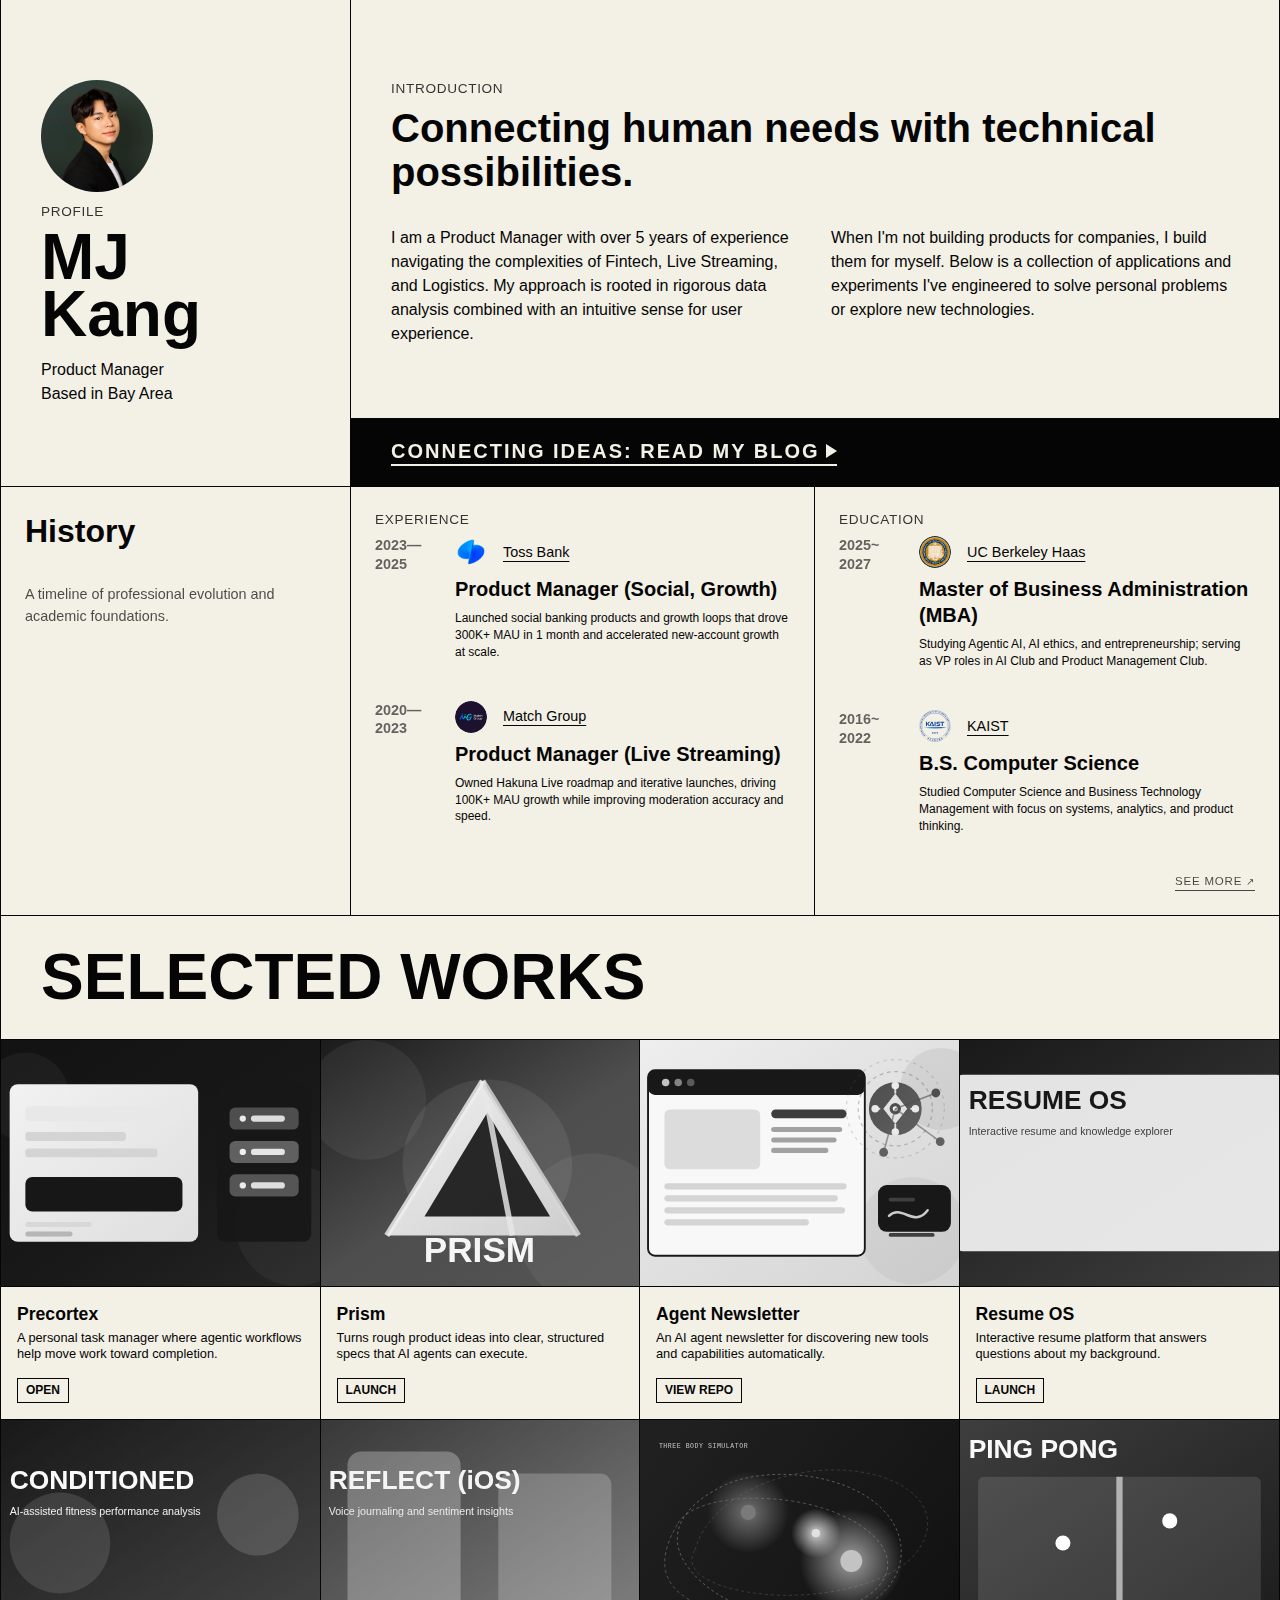
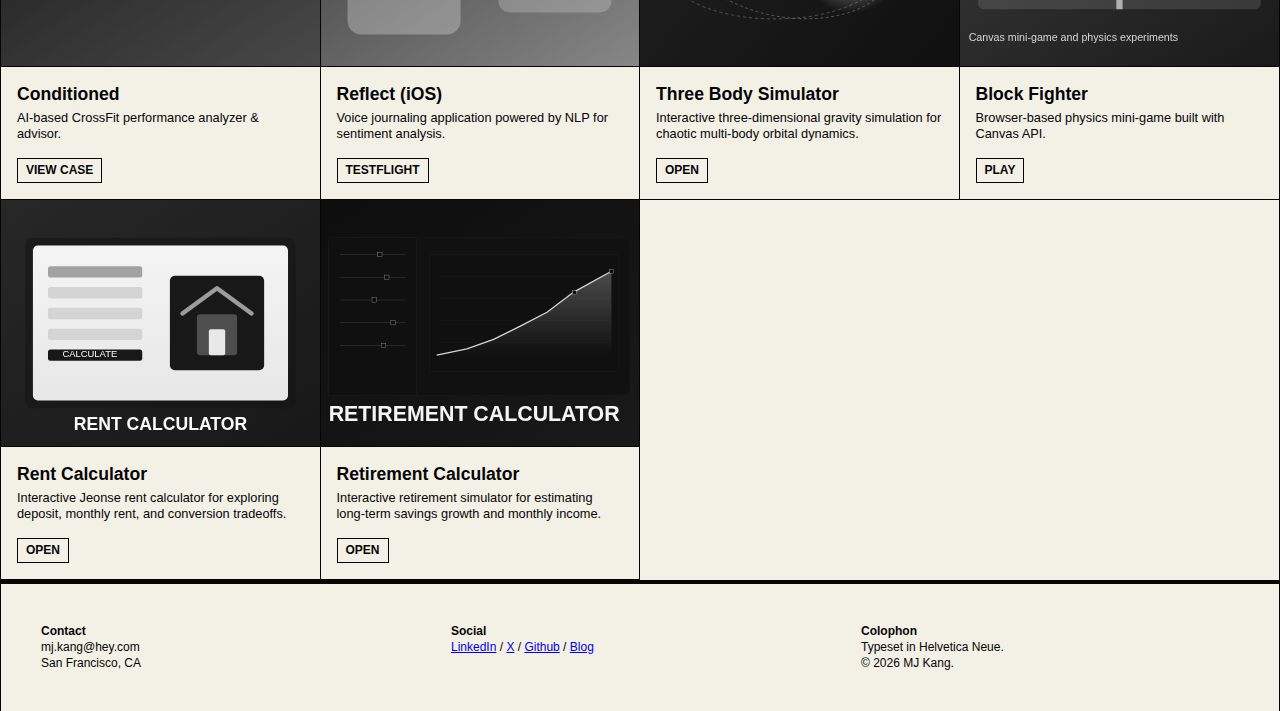
<file: index.html>
<!DOCTYPE html>
<html lang="en">
    <head>
        <meta charset="UTF-8" />
        <link rel="apple-touch-icon" sizes="57x57" href="images/logo/apple-icon-57x57.png">
        <link rel="apple-touch-icon" sizes="60x60" href="images/logo/apple-icon-60x60.png">
        <link rel="apple-touch-icon" sizes="72x72" href="images/logo/apple-icon-72x72.png">
        <link rel="apple-touch-icon" sizes="76x76" href="images/logo/apple-icon-76x76.png">
        <link rel="apple-touch-icon" sizes="114x114" href="images/logo/apple-icon-114x114.png">
        <link rel="apple-touch-icon" sizes="120x120" href="images/logo/apple-icon-120x120.png">
        <link rel="apple-touch-icon" sizes="144x144" href="images/logo/apple-icon-144x144.png">
        <link rel="apple-touch-icon" sizes="152x152" href="images/logo/apple-icon-152x152.png">
        <link rel="apple-touch-icon" sizes="180x180" href="images/logo/apple-icon-180x180.png">
        <link rel="icon" type="image/png" sizes="192x192" href="images/logo/android-icon-192x192.png">
        <link rel="icon" type="image/png" sizes="32x32" href="images/logo/favicon-32x32.png">
        <link rel="icon" type="image/png" sizes="96x96" href="images/logo/favicon-96x96.png">
        <link rel="icon" type="image/png" sizes="16x16" href="images/logo/favicon-16x16.png">
        <link rel="manifest" href="images/logo/manifest.json">
        <meta name="msapplication-TileColor" content="#ffffff">
        <meta name="msapplication-TileImage" content="images/logo/ms-icon-144x144.png">
        <meta name="theme-color" content="#ffffff">
        <meta
            name="viewport"
            content="width=device-width, initial-scale=1.0"
           
        />
        <title>MJ Kang | Product Manager</title>
        <style>
            :root {
                --bg-color: #f3f0e6;
                --ink-color: #050505;
                --border-width: 1px;
                --border-color: #050505;
                --font-main: "Helvetica Neue", Helvetica, Arial, sans-serif;
                --spacing-unit: 24px;
            }

            * {
                box-sizing: border-box;
                margin: 0;
                padding: 0;
            }

            body {
                background-color: var(--bg-color);
                color: var(--ink-color);
                font-family: var(--font-main);
                -webkit-font-smoothing: antialiased;
                overflow-x: hidden;
                line-height: 1.3;
            }

            .skip-link {
                position: absolute;
                left: 16px;
                top: 16px;
                padding: 10px 14px;
                background: var(--ink-color);
                color: var(--bg-color);
                text-decoration: none;
                transform: translateY(-160%);
                transition: transform 0.18s ease;
                z-index: 100;
            }

            .skip-link:focus {
                transform: translateY(0);
            }

            .page-container {
                max-width: 1400px;
                margin: 0 auto;
                border-left: var(--border-width) solid var(--border-color);
                border-right: var(--border-width) solid var(--border-color);
                min-height: 100vh;
                display: flex;
                flex-direction: column;
            }

            .grid-row {
                display: grid;
                grid-template-columns: 350px 1fr;
                border-bottom: var(--border-width) solid var(--border-color);
            }

            .grid-cell {
                padding: var(--spacing-unit);
                position: relative;
            }

            .border-right {
                border-right: var(--border-width) solid var(--border-color);
            }

            .header-content {
                padding: 80px 40px;
            }
            .intro-panel {
                display: flex;
                flex-direction: column;
                padding-bottom: 0;
            }
            .intro-panel .cta-banner {
                margin-top: auto;
                margin-left: -40px;
                margin-right: -40px;
                width: calc(100% + 80px);
                border-bottom: none;
            }

            .profile-identity {
                display: flex;
                align-items: flex-start;
                gap: 1rem;
            }

            .profile-copy {
                min-width: 0;
            }

            .profile-badge {
                width: 112px;
                height: 112px;
                border-radius: 50%;
                border: none;
                overflow: hidden;
                position: relative;
                margin: 0 0 0.7rem;
                flex-shrink: 0;
                background: radial-gradient(
                    circle at 30% 25%,
                    #f3f4f6 0%,
                    #d1d5db 45%,
                    #9ca3af 100%
                );
            }

            .profile-fallback {
                position: absolute;
                inset: 0;
                display: flex;
                align-items: center;
                justify-content: center;
                font-size: 1.65rem;
                font-weight: 700;
                letter-spacing: 0.08em;
                color: rgba(17, 24, 39, 0.82);
                text-transform: uppercase;
            }

            .profile-photo {
                width: 100%;
                height: 100%;
                object-fit: cover;
                display: block;
                position: relative;
                z-index: 1;
                filter: saturate(1.08) contrast(1.03);
            }

            .display-text.profile-name {
                font-size: 4rem;
                line-height: 0.9;
                margin-bottom: 0;
            }

            .profile-subtitle {
                margin: 0.85rem 0 0;
            }

            .display-text {
                font-size: 5rem;
                line-height: 0.9;
                margin-bottom: 2rem;
                font-weight: 700;
            }

            .meta-label {
                font-size: 0.85rem;
                text-transform: uppercase;
                letter-spacing: 0.05em;
                margin-bottom: 0.5rem;
                display: block;
                opacity: 0.8;
            }
            .meta-action-link {
                font-size: 0.72rem;
                text-transform: uppercase;
                letter-spacing: 0.07em;
                text-decoration: none;
                color: inherit;
                opacity: 0.72;
                border-bottom: 1px solid currentColor;
                padding-bottom: 1px;
                transition: opacity 0.2s ease, transform 0.2s ease;
                white-space: nowrap;
            }
            .meta-action-link::after {
                content: " \2197";
                font-size: 0.86em;
            }
            .meta-action-link:hover,
            .meta-action-link:focus-visible {
                opacity: 1;
                transform: translateX(2px);
            }

            .body-text {
                font-size: 1rem;
                line-height: 1.5;
                max-width: 60ch;
            }

            .intro-heading {
                font-size: 2.5rem;
                margin-bottom: 2rem;
                line-height: 1.1;
                font-weight: 700;
            }

            .intro-columns {
                display: grid;
                grid-template-columns: 1fr 1fr;
                gap: 2rem;
            }

            .history-title {
                font-size: 2rem;
                margin-bottom: 2rem;
            }

            .history-copy {
                font-size: 0.9rem;
                opacity: 0.7;
            }

            .history-columns {
                display: grid;
                grid-template-columns: 1fr 1fr;
                padding: 0;
            }

            .works-header {
                border-bottom: var(--border-width) solid var(--border-color);
                padding: 20px 40px;
            }

            .works-title {
                font-size: 4rem;
                text-transform: uppercase;
                font-weight: 700;
            }

            .cta-banner {
                width: 100%;
                background-color: var(--ink-color);
                color: var(--bg-color);
                padding: 20px 40px;
                border-bottom: var(--border-width) solid var(--border-color);
                display: flex;
                justify-content: space-between;
                align-items: center;
                text-decoration: none;
                transform: translateY(0) scale(1);
                transition:
                    background-color 0.24s ease,
                    color 0.24s ease,
                    transform 0.24s ease,
                    box-shadow 0.24s ease;
                will-change: transform;
            }

            .cta-banner:hover,
            .cta-banner:focus-visible {
                transform: translateY(-1px) scale(1.01);
                box-shadow: inset 0 0 0 1px var(--ink-color);
            }

            .cta-banner:focus-visible {
                outline: 2px solid var(--ink-color);
                outline-offset: 2px;
            }

            .cta-text {
                font-size: 1.25rem;
                font-weight: 700;
                text-transform: uppercase;
                letter-spacing: 0.1em;
            }

            .cta-text--primary {
                display: inline-flex;
                align-items: center;
                gap: 0.4rem;
                position: relative;
                padding-bottom: 0.1em;
            }

            .cta-text--primary::after {
                content: "";
                position: absolute;
                left: 0;
                bottom: 0;
                width: 100%;
                height: 2px;
                background: currentColor;
                transform: scaleX(1);
                transform-origin: left center;
                transition: transform 0.22s ease;
            }

            .cta-triangle {
                width: 0;
                height: 0;
                border-top: 0.35em solid transparent;
                border-bottom: 0.35em solid transparent;
                border-left: 0.55em solid currentColor;
                display: inline-block;
                animation: cta-triangle-slide 1.1s ease-in-out infinite alternate;
                transform: translateX(0);
                will-change: transform;
            }

            .cta-banner:hover .cta-triangle,
            .cta-banner:focus-visible .cta-triangle {
                animation-duration: 0.6s;
            }

            @keyframes cta-triangle-slide {
                0% {
                    transform: translateX(-4px);
                }
                100% {
                    transform: translateX(4px);
                }
            }

            @media (prefers-reduced-motion: reduce) {
                .cta-banner,
                .cta-text--primary::after,
                .project-card,
                .project-image,
                .project-link {
                    transition: none;
                }

                .cta-banner:hover,
                .cta-banner:focus-visible,
                .project-card:hover,
                .project-card:focus-visible {
                    transform: none;
                }

                .cta-triangle {
                    animation: none;
                    transform: none;
                }
            }

            .timeline-item {
                display: grid;
                grid-template-columns: 80px 1fr;
                margin-bottom: 2.5rem;
                align-items: flex-start;
            }
            .timeline-item--cta {
                grid-template-columns: 1fr;
                margin-bottom: 0;
            }
            .timeline-item--cta .timeline-date {
                display: none;
            }
            .timeline-item--cta > div:last-child {
                display: flex;
                justify-content: flex-end;
            }

            .timeline-date {
                font-weight: 700;
                font-size: 0.9rem;
                opacity: 0.6;
            }

            .company-block {
                display: flex;
                align-items: center;
                gap: 1rem;
                margin-bottom: 0.5rem;
            }

            .company-logo-frame {
                width: 32px;
                height: 32px;
                border: 1px solid var(--ink-color);
                border-radius: 50%;
                display: flex;
                align-items: center;
                justify-content: center;
                font-size: 10px;
                font-weight: bold;
                background: #fff;
                flex-shrink: 0;
            }
            .company-logo-frame.is-logo {
                border: none;
                overflow: hidden;
                background: transparent;
            }
            .company-logo {
                width: 100%;
                height: 100%;
                object-fit: contain;
                display: block;
            }
            .company-logo--cover {
                object-fit: cover;
                border-radius: 50%;
            }

            .role-title {
                font-size: 1.25rem;
                font-weight: 700;
            }

            .company-name {
                font-size: 0.9rem;
                text-decoration: underline;
                text-underline-offset: 4px;
                color: inherit;
            }
            .company-name:visited {
                color: inherit;
            }

            .dense-text {
                font-size: 0.75rem;
                line-height: 1.4;
                margin-top: 0.5rem;
            }

            .projects-wrapper {
                display: grid;
                grid-template-columns: repeat(4, 1fr);
            }

            .project-card {
                border-right: var(--border-width) solid var(--border-color);
                border-bottom: var(--border-width) solid var(--border-color);
                display: flex;
                flex-direction: column;
                height: 380px;
                position: relative;
                background-color: var(--bg-color);
                color: inherit;
                text-decoration: none;
                cursor: pointer;
                transition:
                    background-color 0.22s ease,
                    transform 0.22s ease,
                    box-shadow 0.22s ease;
            }

            .project-card:nth-child(4n) {
                border-right: none;
            }
            .project-card:visited {
                color: inherit;
            }
            .project-card:hover,
            .project-card:focus-visible {
                background-color: #ddcb9a;
                transform: translateY(-2px);
                box-shadow: inset 0 0 0 1px var(--ink-color);
            }
            .project-card:focus-visible {
                outline: 2px solid var(--ink-color);
                outline-offset: -2px;
                z-index: 1;
            }
            .project-image {
                width: 100%;
                height: 65%;
                background-color: #ddd;
                filter: grayscale(100%);
                object-fit: cover;
                border-bottom: 1px solid var(--ink-color);
                transition: filter 0.22s ease;
            }
            .project-card:hover .project-image,
            .project-card:focus-visible .project-image {
                filter: grayscale(0%);
            }
            .project-info {
                padding: 1rem;
                flex-grow: 1;
                display: flex;
                flex-direction: column;
            }
            .project-title {
                font-weight: 700;
                font-size: 1.1rem;
                margin-bottom: 0.25rem;
            }
            .project-desc {
                font-size: 0.8rem;
                line-height: 1.3;
            }
            .project-link {
                font-size: 0.75rem;
                text-transform: uppercase;
                font-weight: 700;
                margin-top: auto;
                display: inline-block;
                text-decoration: none;
                color: var(--ink-color);
                border: 1px solid var(--ink-color);
                padding: 4px 8px;
                width: fit-content;
                transition:
                    background-color 0.22s ease,
                    color 0.22s ease,
                    transform 0.22s ease;
            }
            .project-card:hover .project-link,
            .project-card:focus-visible .project-link {
                background-color: var(--ink-color);
                color: var(--bg-color);
                transform: translateX(3px);
            }

            .footer {
                padding: 40px;
                border-top: 4px solid var(--ink-color);
                margin-top: auto;
            }
            .footer-grid {
                display: grid;
                grid-template-columns: repeat(3, 1fr);
                gap: 2rem;
                font-size: 0.75rem;
            }

            @media (max-width: 1024px) {
                .grid-row {
                    grid-template-columns: 250px 1fr;
                }
                .profile-identity {
                    flex-direction: column;
                    gap: 0.9rem;
                }
                .display-text.profile-name {
                    font-size: clamp(2.8rem, 7vw, 3.6rem);
                }
                .intro-heading {
                    font-size: clamp(2rem, 4.2vw, 2.35rem);
                }
                .works-title {
                    font-size: clamp(2.9rem, 8vw, 3.6rem);
                }
                .projects-wrapper {
                    grid-template-columns: repeat(2, 1fr);
                }
                .project-card:nth-child(4n) {
                    border-right: var(--border-width) solid var(--border-color);
                }
                .project-card:nth-child(2n) {
                    border-right: none;
                }
            }

            @media (max-width: 820px) {
                .grid-row {
                    grid-template-columns: 1fr;
                }
                .border-right {
                    border-right: none;
                }
                .grid-row > .grid-cell.border-right,
                .history-columns > .grid-cell.border-right {
                    border-bottom: var(--border-width) solid var(--border-color);
                }
                .header-content {
                    padding: 48px 28px;
                }
                .intro-panel .cta-banner {
                    margin-left: -28px;
                    margin-right: -28px;
                    width: calc(100% + 56px);
                }
                .intro-columns {
                    grid-template-columns: 1fr;
                    gap: 1.25rem;
                }
                .history-columns {
                    grid-template-columns: 1fr;
                    gap: 0;
                }
                .cta-banner {
                    padding: 16px 24px;
                    align-items: flex-start;
                    flex-direction: column;
                    gap: 0.5rem;
                }
                .cta-text {
                    font-size: 1rem;
                    letter-spacing: 0.06em;
                    white-space: normal;
                    overflow-wrap: anywhere;
                }
                .works-header {
                    padding: 18px 28px;
                }
                .projects-wrapper {
                    grid-template-columns: 1fr;
                }
                .project-card {
                    height: auto;
                    min-height: 360px;
                    border-right: none;
                }
                .project-card:nth-child(2n),
                .project-card:nth-child(4n) {
                    border-right: none;
                }
                .project-image {
                    height: 220px;
                }
                .timeline-item {
                    grid-template-columns: 72px 1fr;
                    margin-bottom: 2rem;
                }
                .footer-grid {
                    grid-template-columns: 1fr;
                    gap: 1.2rem;
                }
            }

            @media (max-width: 480px) {
                .grid-cell {
                    padding: 18px;
                }
                .header-content {
                    padding: 32px 18px;
                }
                .intro-panel .cta-banner {
                    margin-left: -18px;
                    margin-right: -18px;
                    width: calc(100% + 36px);
                }
                .profile-badge {
                    width: 88px;
                    height: 88px;
                }
                .display-text.profile-name {
                    font-size: clamp(2.3rem, 14vw, 3rem);
                }
                .intro-heading {
                    font-size: clamp(1.7rem, 9vw, 2.1rem);
                    margin-bottom: 1.25rem;
                }
                .meta-label {
                    font-size: 0.75rem;
                }
                .meta-action-link {
                    font-size: 0.66rem;
                }
                .timeline-item {
                    grid-template-columns: 64px 1fr;
                    margin-bottom: 1.6rem;
                }
                .timeline-date {
                    font-size: 0.78rem;
                }
                .role-title {
                    font-size: 1rem;
                }
                .company-name {
                    font-size: 0.82rem;
                }
                .dense-text {
                    font-size: 0.72rem;
                    line-height: 1.45;
                }
                .cta-banner {
                    padding: 14px 18px;
                    gap: 0.35rem;
                }
                .cta-text {
                    font-size: 0.9rem;
                }
                .works-header {
                    padding: 14px 18px;
                }
                .works-title {
                    font-size: clamp(1.9rem, 11vw, 2.4rem);
                }
                .project-image {
                    height: 190px;
                }
                .project-link {
                    padding: 7px 10px;
                }
                .footer {
                    padding: 24px 18px;
                }
            }
        </style>
    </head>
    <body>
        <a class="skip-link" href="#main-content">Skip to main content</a>
        <main class="page-container" id="main-content">
            <div class="grid-row">
                <div class="grid-cell border-right header-content">
                    <div class="profile-badge">
                        <span class="profile-fallback" aria-hidden="true">MK</span>
                        <img
                            src="images/profile/mj-profile.jpg"
                            alt="Myeongjin Kang profile photo"
                            class="profile-photo"
                            onerror="this.style.display='none';"
                        />
                    </div>
                    <span class="meta-label">Profile</span>
                    <div class="profile-identity">
                        <div class="profile-copy">
                            <h1 class="display-text profile-name">MJ<br />Kang</h1>
                        </div>
                    </div>
                    <p class="body-text profile-subtitle">
                        Product Manager <br />Based in Bay Area
                    </p>
                </div>
                <div class="grid-cell header-content intro-panel">
                    <span class="meta-label">Introduction</span>
                    <h2 class="intro-heading">
                        Connecting human needs with technical possibilities.
                    </h2>
                    <div class="intro-columns">
                        <p class="body-text">
                            I am a Product Manager with over 5 years of
                            experience navigating the complexities of Fintech,
                            Live Streaming, and Logistics. My approach is rooted
                            in rigorous data analysis combined with an intuitive
                            sense for user experience.
                        </p>
                        <p class="body-text">
                            When I'm not building products for companies, I
                            build them for myself. Below is a collection of
                            applications and experiments I've engineered to
                            solve personal problems or explore new technologies.
                        </p>
                    </div>

                    <a
                        href="https://blog.mj-kang.com/"
                        class="cta-banner"
                        target="_blank"
                        rel="noopener noreferrer"
                    >
                        <span class="cta-text cta-text--primary"
                            >Connecting Ideas: Read My Blog
                            <span class="cta-triangle" aria-hidden="true"></span
                        ></span>
                    </a>
                </div>
            </div>

            <div class="grid-row">
                <div class="grid-cell border-right">
                    <h3 class="history-title">
                        History
                    </h3>
                    <p class="body-text history-copy">
                        A timeline of professional evolution and academic
                        foundations.
                    </p>
                </div>

                <div class="grid-cell history-columns">
                    <div class="grid-cell border-right">
                        <span class="meta-label">Experience</span>

                        <div class="timeline-item">
                            <div class="timeline-date">
                                2023—<br />2025
                            </div>
                            <div>
                                <div class="company-block">
                                    <div class="company-logo-frame is-logo">
                                        <img
                                            class="company-logo"
                                            src="images/logos/viva-republica.png"
                                            alt="Toss Bank logo"
                                        />
                                    </div>
                                    <a
                                        class="company-name"
                                        href="https://www.tossbank.com/"
                                        target="_blank"
                                        rel="noopener noreferrer"
                                    >
                                        Toss Bank
                                    </a>
                                </div>
                                <div class="role-title">
                                    Product Manager (Social, Growth)
                                </div>
                                <p class="dense-text">
                                    Launched social banking products and growth
                                    loops that drove 300K+ MAU in 1 month and
                                    accelerated new-account growth at scale.
                                </p>
                            </div>
                        </div>

                        <div class="timeline-item">
                            <div class="timeline-date">
                                2020—<br />2023
                            </div>
                            <div>
                                <div class="company-block">
                                    <div class="company-logo-frame is-logo">
                                        <img
                                            class="company-logo company-logo--cover"
                                            src="images/logos/match-group.jpg"
                                            alt="Match Group logo"
                                        />
                                    </div>
                                    <a
                                        class="company-name"
                                        href="https://www.matchgroup.com/"
                                        target="_blank"
                                        rel="noopener noreferrer"
                                    >
                                        Match Group
                                    </a>
                                </div>
                                <div class="role-title">
                                    Product Manager (Live Streaming)
                                </div>
                                <p class="dense-text">
                                    Owned Hakuna Live roadmap and iterative
                                    launches, driving 100K+ MAU growth while
                                    improving moderation accuracy and speed.
                                </p>
                            </div>
                        </div>
                    </div>

                    <div class="grid-cell">
                        <span class="meta-label">Education</span>

                        <div class="timeline-item">
                            <div class="timeline-date">
                                2025~<br />2027
                            </div>
                            <div>
                                <div class="company-block">
                                    <div class="company-logo-frame is-logo">
                                        <img
                                            class="company-logo"
                                            src="images/logos/uc-berkeley-seal.svg"
                                            alt="UC Berkeley Haas logo"
                                        />
                                    </div>
                                    <a
                                        class="company-name"
                                        href="https://haas.berkeley.edu/"
                                        target="_blank"
                                        rel="noopener noreferrer"
                                    >
                                        UC Berkeley Haas
                                    </a>
                                </div>
                                <div class="role-title">
                                    Master of Business Administration (MBA)
                                </div>
                                <p class="dense-text">
                                    Studying Agentic AI, AI ethics, and
                                    entrepreneurship; serving as VP roles in AI
                                    Club and Product Management Club.
                                </p>
                            </div>
                        </div>

                        <div class="timeline-item">
                            <div class="timeline-date">
                                2016~<br />2022
                            </div>
                            <div>
                                <div class="company-block">
                                    <div class="company-logo-frame is-logo">
                                        <img
                                            class="company-logo"
                                            src="images/logos/kaist.svg"
                                            alt="KAIST logo"
                                        />
                                    </div>
                                    <a
                                        class="company-name"
                                        href="https://www.kaist.ac.kr/en/"
                                        target="_blank"
                                        rel="noopener noreferrer"
                                    >
                                        KAIST
                                    </a>
                                </div>
                                <div class="role-title">
                                    B.S. Computer Science
                                </div>
                                <p class="dense-text">
                                    Studied Computer Science and Business
                                    Technology Management with focus on systems,
                                    analytics, and product thinking.
                                </p>
                            </div>
                        </div>

                        <div class="timeline-item timeline-item--cta">
                            <div class="timeline-date" aria-hidden="true">
                                &nbsp;
                            </div>
                            <div>
                                <a
                                    class="meta-action-link"
                                    href="https://www.linkedin.com/in/mj-kang-product/"
                                    target="_blank"
                                    rel="noopener noreferrer"
                                >
                                    See more
                                </a>
                            </div>
                        </div>
                    </div>
                </div>
            </div>

            <div class="works-header">
                <h2 class="works-title">
                    Selected Works
                </h2>
            </div>

            <div class="projects-wrapper">
                <a
                    href="https://www.pre-cortex.com/"
                    class="project-card"
                    target="_blank"
                    rel="noopener noreferrer"
                >
                    <img
                        src="images/projects/precortex.svg"
                        class="project-image"
                        alt="Precortex"
                    />
                    <div class="project-info">
                        <h4 class="project-title">Precortex</h4>
                        <p class="project-desc">
                            A personal task manager where agentic workflows
                            help move work toward completion.
                        </p>
                        <span class="project-link">Open</span>
                    </div>
                </a>
                <a
                    href="https://prism.mj-kang.com/"
                    class="project-card"
                    target="_blank"
                    rel="noopener noreferrer"
                >
                    <img
                        src="images/projects/prism.svg"
                        class="project-image"
                        alt="Prism"
                    />
                    <div class="project-info">
                        <h4 class="project-title">Prism</h4>
                        <p class="project-desc">
                            Turns rough product ideas into clear, structured
                            specs that AI agents can execute.
                        </p>
                        <span class="project-link">Launch</span>
                    </div>
                </a>
                <a
                    href="https://github.com/mjkang-estrella/agent-newsletter"
                    class="project-card"
                    target="_blank"
                    rel="noopener noreferrer"
                >
                    <img
                        src="images/projects/agent-newsletter.svg"
                        class="project-image"
                        alt="Agent Newsletter"
                    />
                    <div class="project-info">
                        <h4 class="project-title">Agent Newsletter</h4>
                        <p class="project-desc">
                            An AI agent newsletter for discovering new tools
                            and capabilities automatically.
                        </p>
                        <span class="project-link">View Repo</span>
                    </div>
                </a>
                <a
                    href="https://resume-os.com/"
                    class="project-card"
                    target="_blank"
                    rel="noopener noreferrer"
                >
                    <img
                        src="images/projects/resume-os.svg"
                        class="project-image"
                        alt="Resume OS"
                       
                    />
                    <div class="project-info">
                        <h4 class="project-title">Resume OS</h4>
                        <p class="project-desc">
                            Interactive resume platform that answers questions
                            about my background.
                        </p>
                        <span class="project-link">Launch</span>
                    </div>
                </a>
                <a
                    href="https://ardent-footer-45845870.figma.site/"
                    class="project-card"
                    target="_blank"
                    rel="noopener noreferrer"
                >
                    <img
                        src="images/projects/conditioned.svg"
                        class="project-image"
                        alt="Conditioned"
                       
                    />
                    <div class="project-info">
                        <h4 class="project-title">Conditioned</h4>
                        <p class="project-desc">
                            AI-based CrossFit performance analyzer &amp;
                            advisor.
                        </p>
                        <span class="project-link">View Case</span>
                    </div>
                </a>
                <a
                    href="https://testflight.apple.com/join/2ctpxzhd"
                    class="project-card"
                    target="_blank"
                    rel="noopener noreferrer"
                >
                    <img
                        src="images/projects/reflect-ios.svg"
                        class="project-image"
                        alt="Reflect"
                       
                    />
                    <div class="project-info">
                        <h4 class="project-title">Reflect (iOS)</h4>
                        <p class="project-desc">
                            Voice journaling application powered by NLP for
                            sentiment analysis.
                        </p>
                        <span class="project-link">TestFlight</span>
                    </div>
                </a>
                <a href="/three-body-problem-simulation/" class="project-card">
                    <img
                        src="images/projects/three-body-simulator.svg"
                        class="project-image"
                        alt="Three Body Simulator"
                    />
                    <div class="project-info">
                        <h4 class="project-title">Three Body Simulator</h4>
                        <p class="project-desc">
                            Interactive three-dimensional gravity simulation for
                            chaotic multi-body orbital dynamics.
                        </p>
                        <span class="project-link">Open</span>
                    </div>
                </a>
                <a href="/block-fighter/" class="project-card">
                    <img
                        src="images/projects/ping-pong.svg"
                        class="project-image"
                        alt="Block Fighter"
                       
                    />
                    <div class="project-info">
                        <h4 class="project-title">Block Fighter</h4>
                        <p class="project-desc">
                            Browser-based physics mini-game built with Canvas
                            API.
                        </p>
                        <span class="project-link">Play</span>
                    </div>
                </a>
                <a href="/jeonse/" class="project-card">
                    <img
                        src="images/projects/rent-calculator.svg"
                        class="project-image"
                        alt="Rent Calculator"
                    />
                    <div class="project-info">
                        <h4 class="project-title">Rent Calculator</h4>
                        <p class="project-desc">
                            Interactive Jeonse rent calculator for exploring
                            deposit, monthly rent, and conversion tradeoffs.
                        </p>
                        <span class="project-link">Open</span>
                    </div>
                </a>
                <a href="/retirement-calculator/" class="project-card">
                    <img
                        src="images/projects/retirement-calculator.svg"
                        class="project-image"
                        alt="Retirement Calculator"
                    />
                    <div class="project-info">
                        <h4 class="project-title">Retirement Calculator</h4>
                        <p class="project-desc">
                            Interactive retirement simulator for estimating
                            long-term savings growth and monthly income.
                        </p>
                        <span class="project-link">Open</span>
                    </div>
                </a>
            </div>

            <footer class="footer">
                <div class="footer-grid">
                    <div>
                        <strong>Contact</strong><br />
                        mj.kang@hey.com<br />
                        San Francisco, CA
                    </div>
                    <div>
                        <strong>Social</strong><br />
                        <a
                            href="https://www.linkedin.com/in/mj-kang-product/"
                            target="_blank"
                            rel="noopener noreferrer"
                        >LinkedIn</a>
                        /
                        <a
                            href="https://x.com/mj_kang"
                            target="_blank"
                            rel="noopener noreferrer"
                        >X</a>
                        /
                        <a
                            href="https://github.com/mjkang-estrella"
                            target="_blank"
                            rel="noopener noreferrer"
                        >Github</a>
                        /
                        <a
                            href="https://blog.mj-kang.com/"
                            target="_blank"
                            rel="noopener noreferrer"
                        >Blog</a>
                    </div>
                    <div>
                        <strong>Colophon</strong><br />
                        Typeset in Helvetica Neue.<br />
                        © 2026 MJ Kang.
                    </div>
                </div>
            </footer>
        </main>
    </body>
</html>
</file>
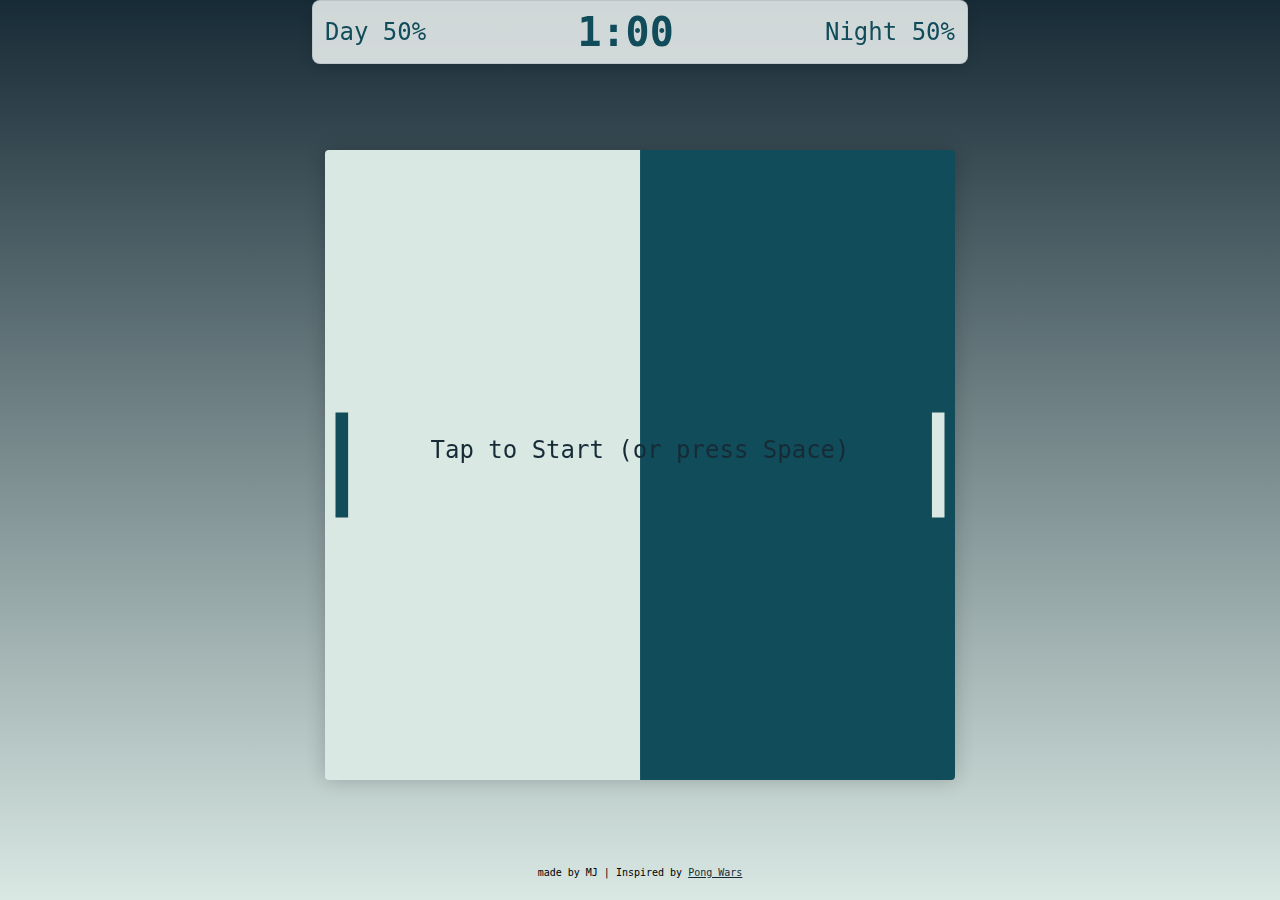
<file: block-fighter/index.html>
<!doctype html>
<html>
    <head>
        <meta name="viewport" content="width=device-width, initial-scale=1" />
        <title>Block Fighter | MJ Kang</title>
        <meta name="description" content="PVP pong" />
        <link rel="canonical" href="https://pong-wars.koenvangilst.nl/" />
        <link rel="author" href="https://koenvangilst.nl" />
        <meta name="theme-color" content="#172B36" />
        <meta name="creator" content="Koen van Gilst" />
        <script src="script.js"></script>
        <link rel="stylesheet" href="style.css" />
    </head>

    <body>
        <div id="container">
            <div id="hud">
                <span id="dayInfo"></span>
                <span id="timer"></span>
                <span id="nightInfo"></span>
            </div>
            <canvas id="pongCanvas" width="600" height="600"></canvas>
            <div id="overlay"></div>
            <div id="overlayLeft" class="side-overlay hidden">3</div>
            <div id="overlayRight" class="side-overlay hidden">3</div>
            <p id="made">
                made by MJ | Inspired by
                <a href="https://github.com/vnglst/pong-wars">Pong Wars</a>
            </p>
        </div>
    </body>

    <script>
        // Source palette: https://twitter.com/AlexCristache/status/1738610343499157872
        // Idea for Pong wars: https://twitter.com/nicolasdnl/status/1749715070928433161

        const colorPalette = {
            ArcticPowder: "#F1F6F4",
            MysticMint: "#D9E8E3",
            Forsythia: "#FFC801",
            DeepSaffron: "#FF9932",
            NocturnalExpedition: "#114C5A",
            OceanicNoir: "#172B36",
        };

        const canvas = document.getElementById("pongCanvas");
        const ctx = canvas.getContext("2d");

        const dayInfo = document.getElementById("dayInfo");
        const nightInfo = document.getElementById("nightInfo");
        const timerEl = document.getElementById("timer");
        const overlay = document.getElementById("overlay");
        const overlayLeft = document.getElementById("overlayLeft");
        const overlayRight = document.getElementById("overlayRight");

        const DAY_COLOR = colorPalette.MysticMint;
        const DAY_BALL_COLOR = colorPalette.NocturnalExpedition;
        const NIGHT_COLOR = colorPalette.NocturnalExpedition;
        const NIGHT_BALL_COLOR = colorPalette.MysticMint;
        const SQUARE_SIZE = 25;
        const MIN_SPEED = 4;
        const MAX_SPEED = 12;
        const BASE_SPEED = 4; // launch speed
        const PADDLE_WIDTH = 12;
        const PADDLE_HEIGHT = 100;
        const PADDLE_SPEED = 8;
        const FRAME_RATE = 100;
        const COUNTDOWN_MS = 3000;
        const GAME_TIME_MS = 60_000;
        const WIN_PERCENT = 0.6;

        const numSquaresX = canvas.width / SQUARE_SIZE;
        const numSquaresY = canvas.height / SQUARE_SIZE;
        const totalSquares = numSquaresX * numSquaresY;

        let dayScore = 0;
        let nightScore = 0;

        const squares = [];
        resetGrid();

        const GAME_STATE = {
            IDLE: "idle",
            PLAYING: "playing",
            GAME_OVER: "game_over",
        };

        let state = GAME_STATE.IDLE;
        let remainingTimeMs = GAME_TIME_MS;
        let lastTimestamp = performance.now();

        const balls = [
            {
                x: canvas.width / 2,
                y: canvas.height / 2,
                dx: 0,
                dy: 0,
                owner: "DAY",
                radius: SQUARE_SIZE / 2,
                cooldownMs: 0,
                timeSinceLaunchMs: 0,
            },
            {
                x: canvas.width / 2,
                y: canvas.height / 2,
                dx: 0,
                dy: 0,
                owner: "NIGHT",
                radius: SQUARE_SIZE / 2,
                cooldownMs: 0,
                timeSinceLaunchMs: 0,
            },
        ];

        const paddles = {
            day: {
                x: 10,
                y: canvas.height / 2 - PADDLE_HEIGHT / 2,
                width: PADDLE_WIDTH,
                height: PADDLE_HEIGHT,
                color: DAY_BALL_COLOR,
                owner: "DAY",
            },
            night: {
                x: canvas.width - PADDLE_WIDTH - 10,
                y: canvas.height / 2 - PADDLE_HEIGHT / 2,
                width: PADDLE_WIDTH,
                height: PADDLE_HEIGHT,
                color: NIGHT_BALL_COLOR,
                owner: "NIGHT",
            },
        };

        const keysDown = new Set();

        document.addEventListener("keydown", (e) => {
            if (["w", "s", "ArrowUp", "ArrowDown"].includes(e.key)) {
                keysDown.add(e.key);
            }
            if (e.key === " ") {
                handleSpace();
            }
        });

        document.addEventListener("keyup", (e) => {
            keysDown.delete(e.key);
        });

        function handleGlobalPointerStart() {
            if (state === GAME_STATE.IDLE || state === GAME_STATE.GAME_OVER) {
                handleSpace();
            }
        }

        // Start on any tap/click
        document.addEventListener("pointerdown", handleGlobalPointerStart, {
            passive: false,
        });

        // Touch controls: left half moves Day paddle, right half moves Night paddle
        function screenToCanvasY(clientY) {
            const rect = canvas.getBoundingClientRect();
            const y = ((clientY - rect.top) / rect.height) * canvas.height;
            return y;
        }

        function handleTouch(e) {
            e.preventDefault();
            const rect = canvas.getBoundingClientRect();
            for (const touch of e.touches) {
                const isLeft = touch.clientX < rect.left + rect.width / 2;
                const target = isLeft ? paddles.day : paddles.night;
                const y = screenToCanvasY(touch.clientY) - target.height / 2;
                target.y = Math.max(
                    0,
                    Math.min(canvas.height - target.height, y),
                );
            }
        }

        canvas.addEventListener("touchstart", handleTouch, { passive: false });
        canvas.addEventListener("touchmove", handleTouch, { passive: false });

        function handleSpace() {
            if (state === GAME_STATE.IDLE || state === GAME_STATE.GAME_OVER) {
                startNewGame();
            }
        }

        function startNewGame() {
            resetGrid();
            paddles.day.y = canvas.height / 2 - PADDLE_HEIGHT / 2;
            paddles.night.y = canvas.height / 2 - PADDLE_HEIGHT / 2;
            balls.forEach((b, idx) => {
                b.x = canvas.width / 2;
                b.y = canvas.height / 2;
                b.dx = 0;
                b.dy = 0;
                b.owner = idx === 0 ? "DAY" : "NIGHT";
                b.cooldownMs = 0;
            });
            remainingTimeMs = GAME_TIME_MS;
            state = GAME_STATE.PLAYING;
            resetAllBalls();
            overlay.classList.add("hidden");
            startBtn.classList.add("hidden");
        }

        function resetGrid() {
            for (let i = 0; i < numSquaresX; i++) {
                squares[i] = [];
                for (let j = 0; j < numSquaresY; j++) {
                    squares[i][j] =
                        i < numSquaresX / 2 ? DAY_COLOR : NIGHT_COLOR;
                }
            }
        }

        function launchBall(targetBall, direction) {
            // direction: +1 to the right (toward Night), -1 to the left (toward Day)
            const angle = (Math.random() - 0.5) * Math.PI; // -90..+90 degrees around forward
            const speed = BASE_SPEED;
            targetBall.dx = Math.cos(angle) * speed * direction;
            targetBall.dy = Math.sin(angle) * speed;
            targetBall.cooldownMs = 0;
            targetBall.timeSinceLaunchMs = 0;
            clampBallSpeed(targetBall);
        }

        function resetBall(
            targetBall,
            direction,
            owner,
            startX,
            paused = false,
        ) {
            targetBall.x = startX;
            targetBall.y = canvas.height / 2;
            targetBall.owner = owner;
            if (paused) {
                targetBall.dx = 0;
                targetBall.dy = 0;
                targetBall.cooldownMs = COUNTDOWN_MS;
                targetBall.timeSinceLaunchMs = 0;
            } else {
                launchBall(targetBall, direction);
            }
        }

        function resetAllBalls() {
            const dayStartX = canvas.width * 0.25;
            const nightStartX = canvas.width * 0.75;
            resetBall(balls[0], 1, "DAY", dayStartX);
            resetBall(balls[1], -1, "NIGHT", nightStartX);
        }

        function drawBall(b) {
            ctx.beginPath();
            ctx.arc(b.x, b.y, b.radius, 0, Math.PI * 2, false);
            const baseColor =
                b.owner === "DAY" ? DAY_BALL_COLOR : NIGHT_BALL_COLOR;
            ctx.fillStyle = getPoweredColor(baseColor, b);
            ctx.fill();
            ctx.closePath();
        }

        function drawPaddles() {
            Object.values(paddles).forEach((paddle) => {
                ctx.fillStyle = paddle.color;
                ctx.fillRect(paddle.x, paddle.y, paddle.width, paddle.height);
            });
        }

        function drawSquares() {
            dayScore = 0;
            nightScore = 0;

            for (let i = 0; i < numSquaresX; i++) {
                for (let j = 0; j < numSquaresY; j++) {
                    ctx.fillStyle = squares[i][j];
                    ctx.fillRect(
                        i * SQUARE_SIZE,
                        j * SQUARE_SIZE,
                        SQUARE_SIZE,
                        SQUARE_SIZE,
                    );

                    if (squares[i][j] === DAY_COLOR) dayScore++;
                    if (squares[i][j] === NIGHT_COLOR) nightScore++;
                }
            }
        }

        function checkSquareCollisionAndPaint(b) {
            const ownerColor = b.owner === "DAY" ? DAY_COLOR : NIGHT_COLOR;
            const opponentColor = b.owner === "DAY" ? NIGHT_COLOR : DAY_COLOR;
            let bounced = false;
            const power = getBallPower(b);

            for (let angle = 0; angle < Math.PI * 2; angle += Math.PI / 4) {
                const checkX = b.x + Math.cos(angle) * b.radius;
                const checkY = b.y + Math.sin(angle) * b.radius;

                const i = Math.floor(checkX / SQUARE_SIZE);
                const j = Math.floor(checkY / SQUARE_SIZE);

                if (i >= 0 && i < numSquaresX && j >= 0 && j < numSquaresY) {
                    if (squares[i][j] === opponentColor) {
                        squares[i][j] = ownerColor;
                        // Break extra squares in travel direction based on power
                        const stepI = Math.sign(b.dx);
                        const stepJ = Math.sign(b.dy);
                        let ii = i;
                        let jj = j;
                        for (let p = 1; p < power; p++) {
                            ii += stepI;
                            jj += stepJ;
                            if (
                                ii < 0 ||
                                ii >= numSquaresX ||
                                jj < 0 ||
                                jj >= numSquaresY
                            ) {
                                break;
                            }
                            if (squares[ii][jj] === opponentColor) {
                                squares[ii][jj] = ownerColor;
                            }
                        }
                        if (
                            Math.abs(Math.cos(angle)) >
                            Math.abs(Math.sin(angle))
                        ) {
                            b.dx = -b.dx;
                        } else {
                            b.dy = -b.dy;
                            // If vertical flip is tiny near edges, add jitter to escape
                            if (Math.abs(b.dy) < MIN_SPEED / 2) {
                                b.dy =
                                    (b.dy >= 0 ? 1 : -1) *
                                    (MIN_SPEED / 2 + 0.5);
                            }
                        }
                        bounced = true;
                    }
                }
            }

            if (bounced) clampBallSpeed(b);
        }

        function checkWallCollision(b) {
            if (b.y - b.radius <= 0 || b.y + b.radius >= canvas.height) {
                b.dy = -b.dy;
                // Nudge away from wall to avoid sticking
                if (b.y - b.radius <= 0) b.y = b.radius + 1;
                if (b.y + b.radius >= canvas.height)
                    b.y = canvas.height - b.radius - 1;
                // Ensure some vertical component after wall bounce
                if (Math.abs(b.dy) < MIN_SPEED / 2) {
                    b.dy = (b.dy >= 0 ? 1 : -1) * (MIN_SPEED / 2);
                }
                clampBallSpeed(b);
            }
        }

        function checkPaddleCollision(b) {
            checkCircleRectCollision(b, paddles.day, 1);
            checkCircleRectCollision(b, paddles.night, -1);
        }

        function checkCircleRectCollision(ball, paddle, normalDirection) {
            // normalDirection: +1 for right-facing normal (left paddle), -1 for left-facing normal (right paddle)
            const nearestX = clamp(ball.x, paddle.x, paddle.x + paddle.width);
            const nearestY = clamp(ball.y, paddle.y, paddle.y + paddle.height);
            const dx = ball.x - nearestX;
            const dy = ball.y - nearestY;
            const distSq = dx * dx + dy * dy;

            if (distSq <= ball.radius * ball.radius) {
                // Determine collision normal
                let nx = 0;
                let ny = 0;
                const overlapX1 = Math.abs(ball.x - (paddle.x - ball.radius));
                const overlapX2 = Math.abs(
                    ball.x - (paddle.x + paddle.width + ball.radius),
                );
                const overlapY1 = Math.abs(ball.y - (paddle.y - ball.radius));
                const overlapY2 = Math.abs(
                    ball.y - (paddle.y + paddle.height + ball.radius),
                );

                // Prefer horizontal normal when approaching from sides
                if (
                    overlapX1 < overlapY1 &&
                    overlapX1 < overlapY2 &&
                    normalDirection === 1
                ) {
                    nx = 1;
                } else if (
                    overlapX2 < overlapY1 &&
                    overlapX2 < overlapY2 &&
                    normalDirection === -1
                ) {
                    nx = -1;
                } else {
                    // Top or bottom
                    ny = dy > 0 ? 1 : -1;
                }

                if (nx !== 0) {
                    ball.dx = Math.abs(ball.dx) * nx;
                }
                if (ny !== 0) {
                    ball.dy = Math.abs(ball.dy) * ny;
                }

                addDeflection(ball, paddle);
                ball.owner = paddle.owner;
                // Push ball slightly out of paddle to prevent sticking
                ball.x += nx * 2;
                ball.y += ny * 2;
                clampBallSpeed(ball);
            }
        }

        function clamp(value, min, max) {
            return Math.min(max, Math.max(min, value));
        }

        function addDeflection(b, paddle) {
            const paddleCenter = paddle.y + paddle.height / 2;
            const distanceFromCenter = b.y - paddleCenter;
            b.dy += distanceFromCenter * 0.08;
        }

        function clampBallSpeed(b) {
            b.dx = Math.min(Math.max(b.dx, -MAX_SPEED), MAX_SPEED);
            b.dy = Math.min(Math.max(b.dy, -MAX_SPEED), MAX_SPEED);

            if (Math.abs(b.dx) < MIN_SPEED) {
                b.dx = b.dx > 0 ? MIN_SPEED : -MIN_SPEED;
            }
            if (Math.abs(b.dy) < MIN_SPEED) {
                b.dy = b.dy > 0 ? MIN_SPEED : -MIN_SPEED;
            }
        }

        function getBallPower(b) {
            const speed = Math.hypot(b.dx, b.dy);
            return Math.max(1, Math.floor(speed - BASE_SPEED) + 1);
        }

        function hexToRgb(hex) {
            const h = hex.replace("#", "");
            return {
                r: parseInt(h.slice(0, 2), 16),
                g: parseInt(h.slice(2, 4), 16),
                b: parseInt(h.slice(4, 6), 16),
            };
        }

        function rgbToHex({ r, g, b }) {
            return (
                "#" +
                [r, g, b]
                    .map((v) => {
                        const h = v.toString(16);
                        return h.length === 1 ? "0" + h : h;
                    })
                    .join("")
            );
        }

        function lerp(a, b, t) {
            return a + (b - a) * t;
        }

        function getPoweredColor(baseHex, b) {
            const base = hexToRgb(baseHex);
            const red = { r: 255, g: 80, b: 80 };
            const power = getBallPower(b);
            const t = Math.min(1, (power - 1) / 4); // saturate by power 5
            return rgbToHex({
                r: Math.round(lerp(base.r, red.r, t)),
                g: Math.round(lerp(base.g, red.g, t)),
                b: Math.round(lerp(base.b, red.b, t)),
            });
        }

        function moveBall(b, dtMs) {
            // progressively ramp speed from MIN_SPEED to MAX_SPEED over 60s of survival
            b.timeSinceLaunchMs += dtMs;
            const progress = Math.min(1, b.timeSinceLaunchMs / 60_000);
            const targetSpeed = MIN_SPEED + (MAX_SPEED - MIN_SPEED) * progress;

            let speed = Math.hypot(b.dx, b.dy);
            if (speed === 0) {
                // give a small nudge if somehow stopped
                b.dx = targetSpeed;
                b.dy = 0;
                speed = targetSpeed;
            }
            const scale = targetSpeed / speed;
            b.dx *= scale;
            b.dy *= scale;

            b.x += b.dx;
            b.y += b.dy;
        }

        function movePaddles() {
            if (keysDown.has("w")) paddles.day.y -= PADDLE_SPEED;
            if (keysDown.has("s")) paddles.day.y += PADDLE_SPEED;
            if (keysDown.has("ArrowUp")) paddles.night.y -= PADDLE_SPEED;
            if (keysDown.has("ArrowDown")) paddles.night.y += PADDLE_SPEED;

            paddles.day.y = Math.max(
                0,
                Math.min(canvas.height - paddles.day.height, paddles.day.y),
            );
            paddles.night.y = Math.max(
                0,
                Math.min(canvas.height - paddles.night.height, paddles.night.y),
            );
        }

        function checkMiss(b) {
            if (state !== GAME_STATE.PLAYING || b.cooldownMs > 0) return;
            if (b.x < -b.radius) {
                handleMiss("day", b);
            } else if (b.x > canvas.width + b.radius) {
                handleMiss("night", b);
            }
        }

        function handleMiss(player, ballRef) {
            if (state !== GAME_STATE.PLAYING) return;
            const startX =
                player === "day" ? canvas.width * 0.25 : canvas.width * 0.75;
            const direction = player === "day" ? 1 : -1;
            resetBall(ballRef, direction, ballRef.owner, startX, true);
        }

        function endGame(winnerKey) {
            state = GAME_STATE.GAME_OVER;
            overlay.classList.remove("hidden");
            overlay.textContent = `${
                winnerKey === "day" ? "Day" : "Night"
            } wins! Press Space to restart`;
        }

        function updateTimer(dtMs) {
            if (state === GAME_STATE.PLAYING) {
                remainingTimeMs = Math.max(0, remainingTimeMs - dtMs);
                if (remainingTimeMs === 0) {
                    const winnerKey =
                        dayScore === nightScore
                            ? "day"
                            : dayScore > nightScore
                              ? "day"
                              : "night";
                    endGame(winnerKey);
                }
            }
        }

        function updateHUD() {
            const dayPercent = Math.round((dayScore / totalSquares) * 100);
            const nightPercent = Math.round((nightScore / totalSquares) * 100);

            dayInfo.textContent = `Day ${dayPercent}%`;
            nightInfo.textContent = `Night ${nightPercent}%`;

            const minutes = Math.floor(remainingTimeMs / 60000);
            const seconds = Math.floor((remainingTimeMs % 60000) / 1000)
                .toString()
                .padStart(2, "0");
            timerEl.textContent = `${minutes}:${seconds}`;
        }

        function checkTerritoryWin() {
            if (state === GAME_STATE.GAME_OVER) return;
            if (dayScore / totalSquares >= WIN_PERCENT) {
                endGame("day");
            } else if (nightScore / totalSquares >= WIN_PERCENT) {
                endGame("night");
            }
        }

        function gameLoop() {
            const now = performance.now();
            const dtMs = now - lastTimestamp;
            lastTimestamp = now;

            // Ensure main overlay only shows for idle/game-over
            if (state === GAME_STATE.PLAYING) {
                overlay.classList.add("hidden");
            } else {
                overlay.classList.remove("hidden");
            }

            ctx.clearRect(0, 0, canvas.width, canvas.height);
            drawSquares();

            if (
                state === GAME_STATE.PLAYING ||
                state === GAME_STATE.COUNTDOWN
            ) {
                movePaddles();
            }

            if (state === GAME_STATE.PLAYING) {
                balls.forEach((b) => {
                    if (b.cooldownMs > 0) {
                        b.cooldownMs -= dtMs;
                        if (b.cooldownMs <= 0) {
                            const dir = b.owner === "DAY" ? 1 : -1;
                            launchBall(b, dir);
                            b.cooldownMs = 0;
                        }
                    } else {
                        moveBall(b, dtMs);
                        checkWallCollision(b);
                        checkPaddleCollision(b);
                        checkSquareCollisionAndPaint(b);
                        checkMiss(b);
                    }
                });
            }

            updateTimer(dtMs);
            checkTerritoryWin();

            drawPaddles();
            if (state !== GAME_STATE.IDLE) {
                balls.forEach((b) => drawBall(b));
            }

            updateHUD();

            updateSideCountdowns();

            requestAnimationFrame(gameLoop);
        }

        // Initialize idle screen
        overlay.classList.remove("hidden");
        overlay.textContent = "Tap to Start (or press Space)";
        requestAnimationFrame(gameLoop);

        function updateSideCountdowns() {
            const dayBall = balls[0];
            const nightBall = balls[1];

            if (state === GAME_STATE.PLAYING) {
                if (dayBall.cooldownMs > 0) {
                    overlayLeft.classList.remove("hidden");
                    overlayLeft.textContent = Math.ceil(
                        dayBall.cooldownMs / 1000,
                    );
                } else {
                    overlayLeft.classList.add("hidden");
                }

                if (nightBall.cooldownMs > 0) {
                    overlayRight.classList.remove("hidden");
                    overlayRight.textContent = Math.ceil(
                        nightBall.cooldownMs / 1000,
                    );
                } else {
                    overlayRight.classList.add("hidden");
                }
            } else {
                overlayLeft.classList.add("hidden");
                overlayRight.classList.add("hidden");
            }
        }
    </script>
</html>
</file>
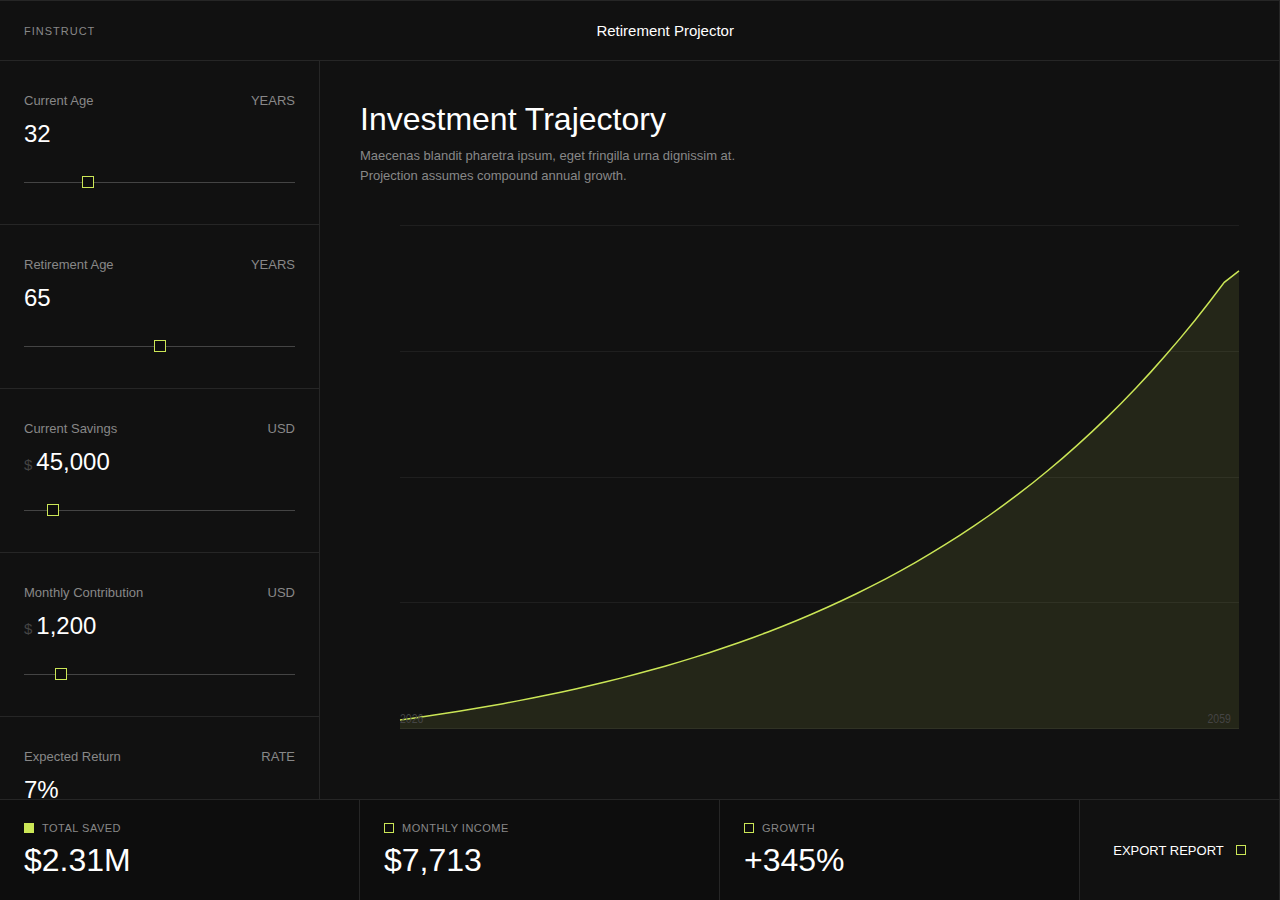
<file: retirement-calculator/index.html>
<!DOCTYPE html>
<html lang="en" vid="0"><head vid="1">
    <meta charset="UTF-8" vid="2">
    <meta name="viewport" content="width=device-width, initial-scale=1.0" vid="3">
    <title vid="4">Retirement Plan Simulator</title>
    <style vid="5">
        :root {
            
            --bg-app: #0D0D0D;
            --bg-panel: #111111;
            --border-color: #262626;
            --accent-lime: #CBE656;
            --accent-lime-dim: rgba(203, 230, 86, 0.1);
            --text-primary: #FFFFFF;
            --text-secondary: #888888;
            --text-tertiary: #444444;
            
            
            --font-family: 'Inter', -apple-system, BlinkMacSystemFont, "Segoe UI", Roboto, sans-serif;
            --font-size-xs: 11px;
            --font-size-sm: 13px;
            --font-size-md: 15px;
            --font-size-lg: 24px;
            --font-size-xl: 32px;
            
            
            --spacing-unit: 24px;
            --grid-border-width: 1px;
        }

        * {
            box-sizing: border-box;
            margin: 0;
            padding: 0;
            -webkit-font-smoothing: antialiased;
        }

        body {
            background-color: var(--bg-app);
            color: var(--text-primary);
            font-family: var(--font-family);
            height: 100vh;
            display: flex;
            flex-direction: column;
            overflow: hidden;
        }

        
        .layout-grid {
            display: grid;
            grid-template-columns: 320px 1fr;
            grid-template-rows: 60px 1fr 100px;
            height: 100%;
            width: 100%;
            border-top: var(--grid-border-width) solid var(--border-color);
        }

        
        .cell {
            border-right: var(--grid-border-width) solid var(--border-color);
            border-bottom: var(--grid-border-width) solid var(--border-color);
            background-color: var(--bg-panel);
            padding: var(--spacing-unit);
            position: relative;
        }

        
        .header {
            grid-column: 1 / -1;
            display: flex;
            align-items: center;
            justify-content: space-between;
            padding: 0 var(--spacing-unit);
        }

        .brand {
            font-size: var(--font-size-xs);
            text-transform: uppercase;
            letter-spacing: 1px;
            color: var(--text-secondary);
        }

        .header-title {
            font-size: var(--font-size-md);
            font-weight: 400;
        }

        
        .sidebar {
            grid-row: 2 / 3;
            display: flex;
            flex-direction: column;
            overflow-y: auto;
            padding: 0; 
        }

        .input-group {
            padding: 32px var(--spacing-unit);
            border-bottom: var(--grid-border-width) solid var(--border-color);
            display: flex;
            flex-direction: column;
            gap: 12px;
            transition: background-color 0.2s;
        }

        .input-group:hover {
            background-color: #161616;
        }

        .input-label {
            font-size: var(--font-size-sm);
            color: var(--text-secondary);
            display: flex;
            justify-content: space-between;
        }

        .input-value-display {
            font-size: var(--font-size-lg);
            font-weight: 400;
            margin-bottom: 8px;
            display: flex;
            align-items: baseline;
            gap: 4px;
        }

        .currency-symbol {
            font-size: var(--font-size-md);
            color: var(--text-tertiary);
        }

        
        input[type=range] {
            -webkit-appearance: none;
            width: 100%;
            background: transparent;
            cursor: pointer;
            height: 20px;
            margin-top: 4px;
        }

        input[type=range]:focus {
            outline: none;
        }

        input[type=range]:focus-visible {
            outline: 2px solid var(--accent-lime);
            outline-offset: 6px;
        }

        
        input[type=range]::-webkit-slider-runnable-track {
            width: 100%;
            height: 1px;
            background: var(--text-tertiary);
            border: none;
        }
        
        
        input[type=range]::-webkit-slider-thumb {
            height: 12px;
            width: 12px;
            background: var(--bg-app);
            border: 1px solid var(--accent-lime);
            -webkit-appearance: none;
            margin-top: -5.5px; 
            border-radius: 0;
        }

        input[type=range]:hover::-webkit-slider-thumb {
            background: var(--accent-lime);
        }

        
        .main-stage {
            grid-column: 2;
            grid-row: 2 / 3;
            display: flex;
            flex-direction: column;
            padding: 40px;
            position: relative;
        }

        .stage-header {
            margin-bottom: 40px;
        }

        .stage-title {
            font-size: var(--font-size-xl);
            font-weight: 400;
            margin-bottom: 8px;
            color: var(--text-primary);
        }

        .stage-subtitle {
            font-size: var(--font-size-sm);
            color: var(--text-secondary);
            max-width: 400px;
            line-height: 1.5;
        }

        .chart-container {
            flex-grow: 1;
            width: 100%;
            position: relative;
            display: flex;
            align-items: flex-end;
            padding-bottom: 30px; 
            padding-left: 40px; 
        }

        
        .chart-grid {
            position: absolute;
            top: 0;
            left: 40px;
            right: 0;
            bottom: 30px;
            display: flex;
            flex-direction: column;
            justify-content: space-between;
            z-index: 0;
            pointer-events: none;
        }

        .chart-grid-line {
            width: 100%;
            height: 1px;
            background-color: #1F1F1F;
        }

        svg {
            overflow: visible;
            width: 100%;
            height: 100%;
            z-index: 1;
        }

        .chart-line {
            fill: none;
            stroke: var(--accent-lime);
            stroke-width: 1.5; 
            vector-effect: non-scaling-stroke;
        }

        .chart-area {
            fill: var(--accent-lime-dim);
            stroke: none;
        }

        .axis-label {
            fill: var(--text-tertiary);
            font-size: 10px;
            font-family: var(--font-family);
        }

        
        .geo-marker {
            position: absolute;
            width: 8px;
            height: 8px;
            background: var(--bg-app);
            border: 1px solid var(--accent-lime);
            top: 50%;
            left: 50%;
            transform: translate(-50%, -50%);
        }

        
        .footer {
            grid-column: 1 / -1;
            grid-row: 3;
            display: flex;
            align-items: center;
        }

        .result-block {
            flex: 1;
            height: 100%;
            border-right: var(--grid-border-width) solid var(--border-color);
            padding: 0 var(--spacing-unit);
            display: flex;
            flex-direction: column;
            justify-content: center;
        }

        .result-label {
            font-size: var(--font-size-xs);
            color: var(--text-secondary);
            text-transform: uppercase;
            letter-spacing: 0.5px;
            margin-bottom: 8px;
            display: flex;
            align-items: center;
            gap: 8px;
        }

        
        .icon-square {
            width: 10px;
            height: 10px;
            background-color: var(--accent-lime);
            display: inline-block;
        }
        
        .icon-square-hollow {
            width: 10px;
            height: 10px;
            border: 1px solid var(--accent-lime);
            display: inline-block;
        }

        .result-value {
            font-size: var(--font-size-xl);
            color: var(--text-primary);
        }

        .action-button {
            height: 100%;
            width: 200px;
            background: var(--bg-panel);
            color: var(--text-primary);
            border: none;
            border-right: var(--grid-border-width) solid var(--border-color);
            font-family: var(--font-family);
            font-size: var(--font-size-sm);
            cursor: pointer;
            display: flex;
            align-items: center;
            justify-content: center;
            gap: 12px;
            transition:
                background-color 0.2s,
                color 0.2s,
                border-color 0.2s;
        }

        .action-button:hover {
            background: var(--accent-lime);
            color: var(--bg-app);
        }
        
        .action-button:hover .icon-square-hollow {
            border-color: var(--bg-app);
        }

        .action-button:focus-visible {
            outline: 2px solid var(--accent-lime);
            outline-offset: -2px;
        }

        
        .wire-icon {
            width: 24px;
            height: 24px;
            border: 1px solid var(--accent-lime);
            position: relative;
        }
        .wire-icon::after {
            content: '';
            position: absolute;
            top: 50%;
            left: 100%;
            width: 8px;
            height: 1px;
            background: var(--accent-lime);
        }

        @media (max-width: 900px) {
            .layout-grid {
                grid-template-columns: 280px 1fr;
            }
        }

        @media (max-width: 720px) {
            body {
                height: auto;
                min-height: 100dvh;
                overflow-y: auto;
            }

            .layout-grid {
                grid-template-columns: 1fr;
                grid-template-rows: auto auto minmax(300px, 42dvh) auto;
                height: auto;
                min-height: 100dvh;
            }

            .cell {
                border-right: none;
            }

            .header {
                min-height: 56px;
                padding: 0 18px;
            }

            .sidebar {
                grid-column: 1;
                grid-row: 2;
            }

            .main-stage {
                grid-column: 1;
                grid-row: 3;
                min-height: 320px;
                padding: 24px 18px;
            }

            .stage-header {
                margin-bottom: 24px;
            }

            .chart-container {
                padding-left: 20px;
                padding-bottom: 24px;
            }

            .chart-grid {
                left: 20px;
                bottom: 24px;
            }

            .footer {
                grid-column: 1;
                grid-row: 4;
                flex-direction: column;
                align-items: stretch;
            }

            .result-block {
                min-height: 88px;
                border-right: none;
                border-bottom: var(--grid-border-width) solid var(--border-color);
                padding: 18px;
            }

            .action-button {
                width: 100%;
                min-height: 72px;
                border-right: none;
            }
        }
    </style>
</head>
<body vid="6">

    <div class="layout-grid" vid="7">
        
        <header class="cell header" vid="8">
            <div class="brand" vid="9">FinStruct</div>
            <div class="header-title" vid="10">Retirement Projector</div>
            <div style="width: 20px;" vid="11"></div> 
        </header>

        
        <aside class="sidebar cell" vid="12">
            <div class="input-group" vid="13">
                <label class="input-label" for="in-age" vid="14">Current Age <span vid="15">YEARS</span></label>
                <div class="input-value-display" id="disp-age" vid="16">32</div>
                <input type="range" min="18" max="80" value="32" id="in-age" oninput="updateSim()" vid="17">
            </div>

            <div class="input-group" vid="18">
                <label class="input-label" for="in-retire" vid="19">Retirement Age <span vid="20">YEARS</span></label>
                <div class="input-value-display" id="disp-retire" vid="21">65</div>
                <input type="range" min="40" max="90" value="65" id="in-retire" oninput="updateSim()" vid="22">
            </div>

            <div class="input-group" vid="23">
                <label class="input-label" for="in-savings" vid="24">Current Savings <span vid="25">USD</span></label>
                <div class="input-value-display" vid="26"><span class="currency-symbol" vid="27">$</span><span id="disp-savings" vid="28">45,000</span></div>
                <input type="range" min="0" max="500000" step="1000" value="45000" id="in-savings" oninput="updateSim()" vid="29">
            </div>

            <div class="input-group" vid="30">
                <label class="input-label" for="in-contrib" vid="31">Monthly Contribution <span vid="32">USD</span></label>
                <div class="input-value-display" vid="33"><span class="currency-symbol" vid="34">$</span><span id="disp-contrib" vid="35">1,200</span></div>
                <input type="range" min="0" max="10000" step="100" value="1200" id="in-contrib" oninput="updateSim()" vid="36">
            </div>

            <div class="input-group" style="border-bottom: none;" vid="37">
                <label class="input-label" for="in-rate" vid="38">Expected Return <span vid="39">RATE</span></label>
                <div class="input-value-display" id="disp-rate" vid="40">7%</div>
                <input type="range" min="1" max="15" step="0.5" value="7" id="in-rate" oninput="updateSim()" vid="41">
            </div>
        </aside>

        
        <main class="cell main-stage" vid="42">
            <div class="stage-header" vid="43">
                <h1 class="stage-title" vid="44">Investment Trajectory</h1>
                <p class="stage-subtitle" vid="45">
                    Maecenas blandit pharetra ipsum, eget fringilla urna dignissim at. Projection assumes compound annual growth.
                </p>
            </div>

            <div class="chart-container" vid="46">
                
                <div class="chart-grid" vid="47">
                    <div class="chart-grid-line" vid="48"></div>
                    <div class="chart-grid-line" vid="49"></div>
                    <div class="chart-grid-line" vid="50"></div>
                    <div class="chart-grid-line" vid="51"></div>
                    <div class="chart-grid-line" vid="52"></div>
                </div>

                
                <svg viewBox="0 0 800 400" preserveAspectRatio="none" id="chart-svg" vid="53">
                    <defs vid="54">
                        <linearGradient id="grad1" x1="0%" y1="0%" x2="0%" y2="100%" vid="55">
                            <stop offset="0%" style="stop-color:var(--accent-lime);stop-opacity:0.2" vid="56"></stop>
                            <stop offset="100%" style="stop-color:var(--accent-lime);stop-opacity:0" vid="57"></stop>
                        </linearGradient>
                    </defs>
                    
                    <path id="chart-area-path" class="chart-area" d="" vid="58"></path>
                    <path id="chart-line-path" class="chart-line" d="" vid="59"></path>
                    
                    
                    <text x="0" y="395" class="axis-label" id="start-year" vid="60">2023</text>
                    <text x="770" y="395" class="axis-label" id="end-year" vid="61">2056</text>
                </svg>
            </div>
        </main>

        
        <footer class="footer" vid="62">
            <div class="result-block" vid="63">
                <div class="result-label" vid="64"><span class="icon-square" vid="65"></span> Total Saved</div>
                <div class="result-value" id="res-total" vid="66">$2.4M</div>
            </div>
            <div class="result-block" vid="67">
                <div class="result-label" vid="68"><span class="icon-square-hollow" vid="69"></span> Monthly Income</div>
                <div class="result-value" id="res-income" vid="70">$9,800</div>
            </div>
            <div class="result-block" vid="71">
                <div class="result-label" vid="72"><span class="icon-square-hollow" vid="73"></span> Growth</div>
                <div class="result-value" id="res-growth" vid="74">+420%</div>
            </div>
            <button class="action-button" id="export-report" type="button" vid="75">
                <span vid="76">EXPORT REPORT</span>
                <span class="icon-square-hollow" vid="77"></span>
            </button>
        </footer>
    </div>

    <script vid="78">
        function formatMoney(num) {
            return num.toLocaleString('en-US');
        }

        function formatCurrency(num) {
            return '$' + formatMoney(Math.round(num));
        }

        function calculate() {
            const currentAge = parseInt(document.getElementById('in-age').value);
            const retireAge = parseInt(document.getElementById('in-retire').value);
            const savings = parseInt(document.getElementById('in-savings').value);
            const monthly = parseInt(document.getElementById('in-contrib').value);
            const rate = parseFloat(document.getElementById('in-rate').value) / 100;

            const years = Math.max(1, retireAge - currentAge);
            const months = years * 12;
            const monthlyRate = rate / 12;

            let balance = savings;
            const dataPoints = [];

            
            const step = Math.max(1, Math.floor(months / 50)); 

            for (let i = 0; i <= months; i++) {
                if (i > 0) {
                    balance = (balance + monthly) * (1 + monthlyRate);
                }
                
                if (i % step === 0 || i === months) {
                    dataPoints.push(balance);
                }
            }

            return {
                total: balance,
                monthlyIncome: balance * 0.04 / 12, 
                data: dataPoints,
                growth: ((balance - (savings + (monthly * months))) / (savings + (monthly * months))) * 100
            };
        }

        function updateSim() {
            
            document.getElementById('disp-age').textContent = document.getElementById('in-age').value;
            document.getElementById('disp-retire').textContent = document.getElementById('in-retire').value;
            document.getElementById('disp-savings').textContent = formatMoney(parseInt(document.getElementById('in-savings').value));
            document.getElementById('disp-contrib').textContent = formatMoney(parseInt(document.getElementById('in-contrib').value));
            document.getElementById('disp-rate').textContent = document.getElementById('in-rate').value + '%';

            
            const results = calculate();

            
            document.getElementById('res-total').textContent = '$' + (results.total / 1000000).toFixed(2) + 'M';
            document.getElementById('res-income').textContent = '$' + formatMoney(Math.round(results.monthlyIncome));
            const growthRounded = Math.round(results.growth);
            document.getElementById('res-growth').textContent = (growthRounded >= 0 ? '+' : '') + growthRounded + '%';
            
            
            const currentYear = new Date().getFullYear();
            const age = parseInt(document.getElementById('in-age').value);
            const retire = parseInt(document.getElementById('in-retire').value);
            document.getElementById('start-year').textContent = currentYear;
            document.getElementById('end-year').textContent = currentYear + (retire - age);

            
            drawChart(results.data);
        }

        function drawChart(data) {
            const svg = document.getElementById('chart-svg');
            const width = 800;
            const height = 400;
            const maxVal = Math.max(...data) * 1.1; 

            
            let pathD = `M 0 ${height - (data[0] / maxVal * height)}`;
            const xStep = width / (data.length - 1);

            data.forEach((val, index) => {
                if (index === 0) return;
                const x = index * xStep;
                const y = height - (val / maxVal * height);
                
                
                
                pathD += ` L ${x} ${y}`;
            });

            const linePath = document.getElementById('chart-line-path');
            const areaPath = document.getElementById('chart-area-path');

            linePath.setAttribute('d', pathD);
            areaPath.setAttribute('d', pathD + ` L ${width} ${height} L 0 ${height} Z`);
        }

        function exportReport() {
            const currentAge = parseInt(document.getElementById('in-age').value, 10);
            const retireAge = parseInt(document.getElementById('in-retire').value, 10);
            const savings = parseInt(document.getElementById('in-savings').value, 10);
            const monthly = parseInt(document.getElementById('in-contrib').value, 10);
            const rate = parseFloat(document.getElementById('in-rate').value);
            const results = calculate();
            const currentYear = new Date().getFullYear();
            const growthRounded = Math.round(results.growth);
            const reportLines = [
                'Retirement Projection Report',
                `Generated: ${new Date().toLocaleString('en-US', { dateStyle: 'medium', timeStyle: 'short' })}`,
                '',
                'Inputs',
                `Current Age: ${currentAge}`,
                `Retirement Age: ${retireAge}`,
                `Current Savings: ${formatCurrency(savings)}`,
                `Monthly Contribution: ${formatCurrency(monthly)}`,
                `Expected Return: ${rate.toFixed(1)}%`,
                '',
                'Projection',
                `Start Year: ${currentYear}`,
                `Retirement Year: ${currentYear + Math.max(0, retireAge - currentAge)}`,
                `Projected Savings: ${formatCurrency(results.total)}`,
                `Estimated Monthly Income (4% rule): ${formatCurrency(results.monthlyIncome)}`,
                `Growth: ${(growthRounded >= 0 ? '+' : '') + growthRounded}%`,
            ];

            const blob = new Blob([reportLines.join('\n')], {
                type: 'text/plain;charset=utf-8',
            });
            const url = URL.createObjectURL(blob);
            const link = document.createElement('a');

            link.href = url;
            link.download = `retirement-report-${new Date().toISOString().slice(0, 10)}.txt`;
            link.click();

            URL.revokeObjectURL(url);
        }

        document.getElementById('export-report').addEventListener('click', exportReport);
        updateSim();

    </script>

</body></html>
</file>
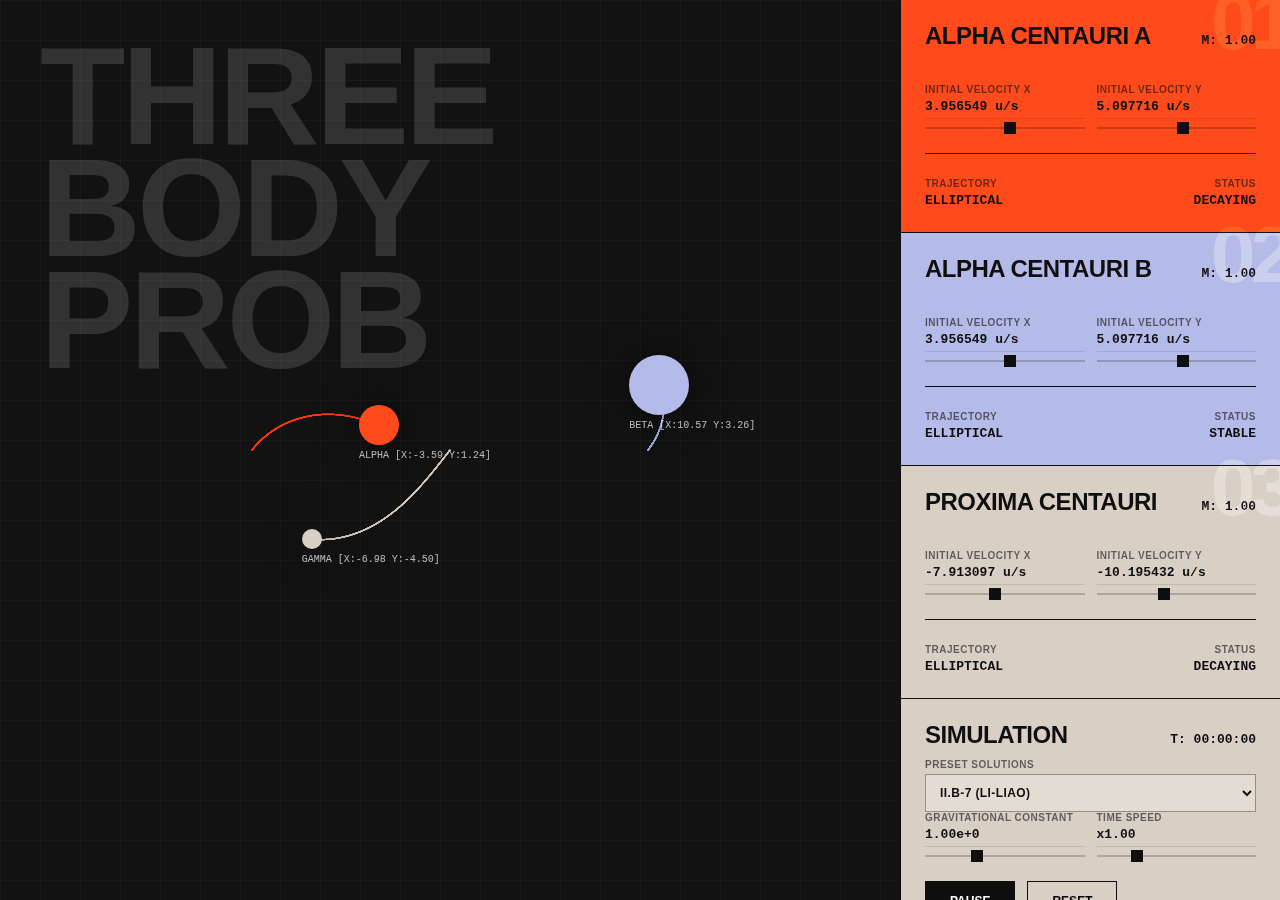
<file: three-body-problem-simulation/index.html>
<!DOCTYPE html>
<html lang="en" vid="0"><head vid="1">
    <meta charset="UTF-8" vid="2">
    <meta name="viewport" content="width=device-width, initial-scale=1.0" vid="3">
    <link rel="apple-touch-icon" sizes="57x57" href="../images/logo/apple-icon-57x57.png">
    <link rel="apple-touch-icon" sizes="60x60" href="../images/logo/apple-icon-60x60.png">
    <link rel="apple-touch-icon" sizes="72x72" href="../images/logo/apple-icon-72x72.png">
    <link rel="apple-touch-icon" sizes="76x76" href="../images/logo/apple-icon-76x76.png">
    <link rel="apple-touch-icon" sizes="114x114" href="../images/logo/apple-icon-114x114.png">
    <link rel="apple-touch-icon" sizes="120x120" href="../images/logo/apple-icon-120x120.png">
    <link rel="apple-touch-icon" sizes="144x144" href="../images/logo/apple-icon-144x144.png">
    <link rel="apple-touch-icon" sizes="152x152" href="../images/logo/apple-icon-152x152.png">
    <link rel="apple-touch-icon" sizes="180x180" href="../images/logo/apple-icon-180x180.png">
    <link rel="icon" type="image/png" sizes="192x192" href="../images/logo/android-icon-192x192.png">
    <link rel="icon" type="image/png" sizes="32x32" href="../images/logo/favicon-32x32.png">
    <link rel="icon" type="image/png" sizes="96x96" href="../images/logo/favicon-96x96.png">
    <link rel="icon" type="image/png" sizes="16x16" href="../images/logo/favicon-16x16.png">
    <link rel="manifest" href="../images/logo/manifest.json">
    <meta name="msapplication-TileColor" content="#ffffff">
    <meta name="msapplication-TileImage" content="../images/logo/ms-icon-144x144.png">
    <meta name="theme-color" content="#ffffff">
    <title vid="4">Three Body Simulation</title>
    <style vid="5">
        :root {
            --c-sand: #D9D0C5;
            --c-orange: #FF4A1C;
            --c-purple: #B5BBE8;
            --c-black: #0F0F0F;
            --c-white: #FFFFFF;
            --c-bg-dark: #121212;
            
            --f-sans: 'Helvetica Neue', Helvetica, Arial, sans-serif;
            
            --s-spacing: 24px;
            --s-spacing-sm: 12px;
            --s-spacing-xs: 8px;
            
            --border-width: 1px;
        }

        * {
            box-sizing: border-box;
            margin: 0;
            padding: 0;
        }

        body {
            font-family: var(--f-sans);
            background-color: var(--c-bg-dark);
            color: var(--c-black);
            height: 100vh;
            width: 100vw;
            overflow: hidden;
            display: flex;
        }

        
        .t-headline {
            font-size: 140px;
            line-height: 0.8;
            font-weight: 800;
            letter-spacing: -4px;
            color: var(--c-white);
            mix-blend-mode: exclusion;
            pointer-events: none;
        }

        .t-h2 {
            font-size: 24px;
            font-weight: 800;
            text-transform: uppercase;
            letter-spacing: -0.5px;
            line-height: 1;
        }

        .t-label {
            font-size: 10px;
            font-weight: 700;
            text-transform: uppercase;
            letter-spacing: 0.5px;
            margin-bottom: 4px;
            display: block;
            opacity: 0.6;
        }

        .t-data {
            font-family: 'Courier New', Courier, monospace;
            font-size: 13px;
            font-weight: 600;
        }

        
        .simulation-view {
            flex: 1;
            position: relative;
            background-color: var(--c-bg-dark);
            overflow: hidden;
            display: flex;
            align-items: center;
            justify-content: center;
        }

        .controls-sidebar {
            width: 380px;
            display: flex;
            flex-direction: column;
            border-left: var(--border-width) solid var(--c-black);
            overflow-y: auto;
        }

        
        .sim-background-text {
            position: absolute;
            top: 40px;
            left: 40px;
            z-index: 1;
            opacity: 0.15;
        }
        
        .sim-grid {
            position: absolute;
            inset: 0;
            background-image: 
                linear-gradient(rgba(255,255,255,0.03) 1px, transparent 1px),
                linear-gradient(90deg, rgba(255,255,255,0.03) 1px, transparent 1px);
            background-size: 40px 40px;
            z-index: 0;
        }

        #trail-canvas {
            position: absolute;
            inset: 0;
            width: 100%;
            height: 100%;
            z-index: 4;
            pointer-events: none;
        }

        
        .body-render {
            position: absolute;
            border-radius: 50%;
            z-index: 10;
            box-shadow: 0 0 40px rgba(0,0,0,0.5);
            transform: translate(-50%, -50%);
            cursor: grab;
            touch-action: none;
            user-select: none;
        }

        .body-render:focus-visible {
            outline: 2px solid var(--c-white);
            outline-offset: 6px;
        }

        .body-render.is-dragging {
            cursor: grabbing;
            z-index: 25;
        }
        
        .body-1 { width: 40px; height: 40px; background: var(--c-orange); top: 30%; left: 40%; }
        .body-2 { width: 60px; height: 60px; background: var(--c-purple); top: 60%; left: 60%; }
        .body-3 { width: 20px; height: 20px; background: var(--c-sand); top: 45%; left: 55%; }

        .trail {
            display: none;
        }
        .trail-1 { border-color: var(--c-orange); width: 300px; height: 300px; top: 20%; left: 30%; transform: rotate(45deg); }
        .trail-2 { border-color: var(--c-purple); width: 400px; height: 100px; top: 55%; left: 50%; transform: rotate(-15deg); }

        
        .control-block {
            padding: var(--s-spacing);
            display: flex;
            flex-direction: column;
            gap: var(--s-spacing);
            border-bottom: var(--border-width) solid var(--c-black);
            position: relative;
        }

        .block-orange { background-color: var(--c-orange); }
        .block-purple { background-color: var(--c-purple); }
        .block-sand { background-color: var(--c-sand); }
        
        .block-header {
            display: flex;
            justify-content: space-between;
            align-items: flex-end;
            margin-bottom: var(--s-spacing-sm);
        }

        
        .input-grid {
            display: grid;
            grid-template-columns: 1fr 1fr;
            gap: var(--s-spacing-sm);
        }

        .control-group {
            display: flex;
            flex-direction: column;
        }

        .control-select {
            width: 100%;
            border: 1px solid rgba(0, 0, 0, 0.35);
            background: rgba(255, 255, 255, 0.25);
            font-family: var(--f-sans);
            font-size: 12px;
            font-weight: 700;
            padding: 10px;
            text-transform: uppercase;
            letter-spacing: 0.4px;
            color: var(--c-black);
            outline: none;
        }

        .control-select:focus-visible {
            outline: 2px solid var(--c-white);
            outline-offset: 2px;
        }

        input[type="range"] {
            -webkit-appearance: none;
            width: 100%;
            height: 2px;
            background: rgba(0,0,0,0.2);
            outline: none;
            margin-top: 8px;
        }

        input[type="range"]:focus-visible {
            outline: 2px solid var(--c-white);
            outline-offset: 6px;
        }
        input[type="range"]::-webkit-slider-thumb {
            -webkit-appearance: none;
            width: 12px;
            height: 12px;
            background: var(--c-black);
            cursor: pointer;
            border-radius: 0; 
        }

        .value-display {
            display: flex;
            justify-content: space-between;
            align-items: baseline;
            border-bottom: 1px solid rgba(0,0,0,0.1);
            padding-bottom: 4px;
        }

        
        .global-controls {
            background-color: var(--c-sand); 
            padding: var(--s-spacing);
            flex: 1; 
            display: flex;
            flex-direction: column;
            justify-content: flex-end;
        }

        .control-bar {
            display: flex;
            gap: var(--s-spacing-sm);
            margin-top: var(--s-spacing);
        }

        .btn {
            background: transparent;
            border: 1px solid var(--c-black);
            padding: 12px 24px;
            font-family: var(--f-sans);
            font-weight: 700;
            text-transform: uppercase;
            font-size: 12px;
            cursor: pointer;
            transition: all 0.2s;
        }

        .btn:hover {
            background: var(--c-black);
            color: var(--c-sand);
        }

        .btn-primary {
            background: var(--c-black);
            color: var(--c-white);
        }

        
        .data-row {
            display: flex;
            justify-content: space-between;
            margin-top: auto;
            padding-top: var(--s-spacing);
            border-top: 1px solid var(--c-black);
        }
        
        .data-item {
            display: flex;
            flex-direction: column;
        }

        
        .mnk-overlay {
            position: absolute;
            top: -20px;
            right: -20px;
            font-size: 120px;
            font-weight: 800;
            color: var(--c-white);
            line-height: 0.8;
            letter-spacing: -5px;
            opacity: 1;
            z-index: 20;
            pointer-events: none;
            mix-blend-mode: overlay;
        }
        
        
        .coord-label {
            position: absolute;
            color: white;
            font-family: 'Courier New', monospace;
            font-size: 10px;
            margin-top: 5px;
            opacity: 0.7;
            white-space: nowrap;
            pointer-events: none;
        }

        .sr-only {
            position: absolute;
            width: 1px;
            height: 1px;
            padding: 0;
            margin: -1px;
            overflow: hidden;
            clip: rect(0, 0, 0, 0);
            white-space: nowrap;
            border: 0;
        }

        @media (max-width: 980px) {
            body {
                width: 100%;
                min-height: 100dvh;
                height: auto;
                display: flex;
                flex-direction: column;
                overflow-x: hidden;
                overflow-y: auto;
            }

            .simulation-view {
                width: 100%;
                min-height: 52dvh;
                flex: 0 0 auto;
            }

            .controls-sidebar {
                width: 100%;
                border-left: 0;
                border-top: var(--border-width) solid var(--c-black);
                overflow: visible;
            }

            .t-headline {
                font-size: clamp(72px, 17vw, 128px);
                letter-spacing: -2px;
            }

            .sim-background-text {
                top: 18px;
                left: 18px;
            }

            .control-block {
                padding: 18px;
                gap: 18px;
            }

            .global-controls {
                padding: 18px;
            }
        }

        @media (max-width: 680px) {
            .simulation-view {
                min-height: 44dvh;
            }

            .input-grid {
                grid-template-columns: 1fr;
            }

            .control-bar {
                display: grid;
                grid-template-columns: 1fr 1fr;
            }

            .btn {
                width: 100%;
                padding: 10px 14px;
                font-size: 11px;
            }

            .block-header .t-h2 {
                font-size: 18px;
            }

            .mnk-overlay {
                font-size: 58px !important;
                top: 0 !important;
                right: 6px !important;
            }

            .coord-label {
                font-size: 9px;
            }
        }

    </style>
</head>
<body vid="6">

    
    <main class="simulation-view" id="sim-view" vid="7">
        <h1 class="sr-only">Three Body Simulation</h1>
        <div class="sim-grid" vid="8"></div>
        <canvas id="trail-canvas"></canvas>
        <div class="sim-background-text t-headline" vid="9">THREE<br vid="10">BODY<br vid="11">PROB</div>
        
        
        <div class="trail trail-1" vid="12"></div>
        <div class="trail trail-2" vid="13"></div>
        
        <div class="body-render body-1" id="body-alpha" tabindex="0" data-body-label="Alpha Centauri A" aria-keyshortcuts="ArrowUp ArrowDown ArrowLeft ArrowRight" aria-label="Alpha Centauri A body. Use arrow keys to reposition." vid="14">
            <span class="coord-label" id="label-alpha" style="top: 100%; left: 0;" vid="15">ALPHA [X:-9.70 Y:2.43]</span>
        </div>
        <div class="body-render body-2" id="body-beta" tabindex="0" data-body-label="Alpha Centauri B" aria-keyshortcuts="ArrowUp ArrowDown ArrowLeft ArrowRight" aria-label="Alpha Centauri B body. Use arrow keys to reposition." vid="16">
            <span class="coord-label" id="label-beta" style="top: 100%; left: 0;" vid="17">BETA [X:9.70 Y:-2.43]</span>
        </div>
        <div class="body-render body-3" id="body-gamma" tabindex="0" data-body-label="Proxima Centauri" aria-keyshortcuts="ArrowUp ArrowDown ArrowLeft ArrowRight" aria-label="Proxima Centauri body. Use arrow keys to reposition." vid="18">
            <span class="coord-label" id="label-gamma" style="top: 100%; left: 0;" vid="19">GAMMA [X:0.00 Y:0.00]</span>
        </div>
    </main>

    
    <aside class="controls-sidebar" vid="20">
        
        
        <div class="control-block block-orange" vid="21">
            <div class="mnk-overlay" style="font-size: 80px; top: -10px; right: -10px; opacity: 0.3;" vid="22">01</div>
            <div class="block-header" vid="23">
                <h2 class="t-h2" vid="24">Alpha Centauri A</h2>
                <span class="t-data" id="mass-alpha" vid="25">M: 1.00</span>
            </div>
            
            <div class="input-grid" vid="26">
                <div class="control-group" vid="27">
                    <label class="t-label" for="vx-alpha" vid="28">Initial Velocity X</label>
                    <div class="value-display" vid="29">
                        <span class="t-data" id="vx-alpha-value" vid="30">4.662 u/s</span>
                    </div>
                    <input id="vx-alpha" type="range" min="-60" max="60" step="0.000001" value="4.66203685" vid="31">
                </div>
                <div class="control-group" vid="32">
                    <label class="t-label" for="vy-alpha" vid="33">Initial Velocity Y</label>
                    <div class="value-display" vid="34">
                        <span class="t-data" id="vy-alpha-value" vid="35">4.324 u/s</span>
                    </div>
                    <input id="vy-alpha" type="range" min="-60" max="60" step="0.000001" value="4.3236573" vid="36">
                </div>
            </div>

            <div class="data-row" vid="37">
                <div class="data-item" vid="38">
                    <span class="t-label" vid="39">Trajectory</span>
                    <span class="t-data" id="traj-alpha" vid="40">ELLIPTICAL</span>
                </div>
                <div class="data-item" style="text-align: right;" vid="41">
                    <span class="t-label" vid="42">Status</span>
                    <span class="t-data" id="status-alpha" vid="43">STABLE</span>
                </div>
            </div>
        </div>

        
        <div class="control-block block-purple" vid="44">
            <div class="mnk-overlay" style="font-size: 80px; top: -10px; right: -10px; opacity: 0.3;" vid="45">02</div>
            <div class="block-header" vid="46">
                <h2 class="t-h2" vid="47">Alpha Centauri B</h2>
                <span class="t-data" id="mass-beta" vid="48">M: 1.00</span>
            </div>
            
            <div class="input-grid" vid="49">
                <div class="control-group" vid="50">
                    <label class="t-label" for="vx-beta" vid="51">Initial Velocity X</label>
                    <div class="value-display" vid="52">
                        <span class="t-data" id="vx-beta-value" vid="53">4.662 u/s</span>
                    </div>
                    <input id="vx-beta" type="range" min="-60" max="60" step="0.000001" value="4.66203685" vid="54">
                </div>
                <div class="control-group" vid="55">
                    <label class="t-label" for="vy-beta" vid="56">Initial Velocity Y</label>
                    <div class="value-display" vid="57">
                        <span class="t-data" id="vy-beta-value" vid="58">4.324 u/s</span>
                    </div>
                    <input id="vy-beta" type="range" min="-60" max="60" step="0.000001" value="4.3236573" vid="59">
                </div>
            </div>

            <div class="data-row" vid="60">
                <div class="data-item" vid="61">
                    <span class="t-label" vid="62">Trajectory</span>
                    <span class="t-data" id="traj-beta" vid="63">UNSTABLE</span>
                </div>
                <div class="data-item" style="text-align: right;" vid="64">
                    <span class="t-label" vid="65">Status</span>
                    <span class="t-data" id="status-beta" vid="66">DECAYING</span>
                </div>
            </div>
        </div>

        
        <div class="control-block block-sand" vid="67">
            <div class="mnk-overlay" style="font-size: 80px; top: -10px; right: -10px; opacity: 0.3;" vid="68">03</div>
            <div class="block-header" vid="69">
                <h2 class="t-h2" vid="70">Proxima Centauri</h2>
                <span class="t-data" id="mass-gamma" vid="71">M: 1.00</span>
            </div>
            
            <div class="input-grid" vid="72">
                <div class="control-group" vid="73">
                    <label class="t-label" for="vx-gamma" vid="74">Initial Velocity X</label>
                    <div class="value-display" vid="75">
                        <span class="t-data" id="vx-gamma-value" vid="76">-9.324 u/s</span>
                    </div>
                    <input id="vx-gamma" type="range" min="-60" max="60" step="0.000001" value="-9.3240737" vid="77">
                </div>
                <div class="control-group" vid="78">
                    <label class="t-label" for="vy-gamma" vid="79">Initial Velocity Y</label>
                    <div class="value-display" vid="80">
                        <span class="t-data" id="vy-gamma-value" vid="81">-8.647 u/s</span>
                    </div>
                    <input id="vy-gamma" type="range" min="-60" max="60" step="0.000001" value="-8.6473146" vid="82">
                </div>
            </div>

            <div class="data-row" vid="83">
                <div class="data-item" vid="84">
                    <span class="t-label" vid="85">Trajectory</span>
                    <span class="t-data" id="traj-gamma" vid="86">HYPERBOLIC</span>
                </div>
                <div class="data-item" style="text-align: right;" vid="87">
                    <span class="t-label" vid="88">Status</span>
                    <span class="t-data" id="status-gamma" vid="89">EJECTED</span>
                </div>
            </div>
        </div>

        
        <div class="global-controls" vid="90">
            <div class="block-header" vid="91">
                <h2 class="t-h2" vid="92">SIMULATION</h2>
                <span class="t-data" id="sim-time" vid="93">T: 00:00:00</span>
            </div>

            <div class="control-group">
                <label class="t-label" for="preset-select">Preset Solutions</label>
                <select id="preset-select" class="control-select">
                    <option value="figure-eight">Figure Eight</option>
                    <option value="lagrange-triangle">Lagrange Triangle</option>
                    <option value="euler-collinear">Euler Collinear</option>
                    <option value="butterfly-i">Butterfly I</option>
                    <option value="broucke">Broucke</option>
                    <option value="moth-iii">Moth III</option>
                    <option value="goggles">Goggles</option>
                    <option value="dragonfly">Dragonfly</option>
                    <option value="yarn">Yarn</option>
                </select>
            </div>
            
            <div class="input-grid" vid="94">
                <div class="control-group" vid="95">
                    <label class="t-label" for="g-slider" vid="96">Gravitational Constant</label>
                    <div class="value-display" vid="97">
                        <span class="t-data" id="g-value" vid="98">1.00e+0</span>
                    </div>
                    <input id="g-slider" type="range" min="0.1" max="3.0" step="0.01" value="1.00" vid="99">
                </div>
                <div class="control-group" vid="100">
                    <label class="t-label" for="speed-slider" vid="101">Time Speed</label>
                    <div class="value-display" vid="102">
                        <span class="t-data" id="speed-value" vid="103">x1.00</span>
                    </div>
                    <input id="speed-slider" type="range" min="0.1" max="4.0" step="0.1" value="1.0" vid="104">
                </div>
            </div>

            <div class="control-bar" vid="105">
                <button id="run-btn" class="btn btn-primary" vid="106">Run Simulation</button>
                <button id="reset-btn" class="btn" vid="107">Reset</button>
            </div>

            <div class="data-row" vid="108">
                <span id="frame-value" class="t-label" vid="109">Frame: 0</span>
                <span id="mode-value" class="t-data" vid="110">MODE: 2D N-BODY RK4</span>
            </div>
        </div>

    </aside>


    <script src="./simulator.js"></script>
</body></html>
</file>
<file: block-fighter/style.css>
html {
    height: 100%;
}

body {
    height: 100%;
    margin: 0;
    padding: 0;
    display: flex;
    justify-content: center;
    align-items: center;
    background: linear-gradient(to bottom, #172b36 0%, #d9e8e3 100%);
    touch-action: none;
    overscroll-behavior: none;
}

#container {
    display: flex;
    align-items: center;
    flex-direction: column;
    width: min(70vh, 80%);
    max-width: 900px;
    height: 100%;
    position: relative;
    gap: 10px;
}

canvas {
    display: block;
    border-radius: 4px;
    overflow: hidden;
    width: 100%;
    margin-top: auto;
    box-shadow: 0 0 20px rgba(0, 0, 0, 0.2);
}

#hud {
    width: 100%;
    display: flex;
    justify-content: space-between;
    align-items: center;
    font-family: monospace;
    font-size: 24px;
    color: #114c5a;
    background: rgba(241, 246, 244, 0.85);
    border: 1px solid rgba(23, 43, 54, 0.1);
    border-radius: 8px;
    padding: 8px 12px;
    box-shadow: 0 4px 12px rgba(0, 0, 0, 0.12);
    gap: 12px;
    z-index: 3;
}

#timer {
    font-size: 40px;
    font-weight: 700;
}

#overlay {
    position: absolute;
    inset: 0;
    display: flex;
    align-items: center;
    justify-content: center;
    font-family: monospace;
    font-size: 24px;
    color: #172b36;
    pointer-events: none;
    text-align: center;
    z-index: 2;
}

.side-overlay {
    position: absolute;
    top: 45%;
    transform: translate(-50%, -50%);
    font-family: monospace;
    font-size: 28px;
    color: #172b36;
    pointer-events: none;
    text-align: center;
    width: 80px;
    z-index: 2;
}

#overlayLeft {
    left: 25%;
}

#overlayRight {
    left: 75%;
}

.hidden {
    display: none !important;
}

#made {
    text-align: center;
    line-height: 1.5;
    font-family: monospace;
    margin-top: auto;
    margin-bottom: 20px;
    font-size: 10px;
}

#made a {
    color: #172b36;
}
</file>
